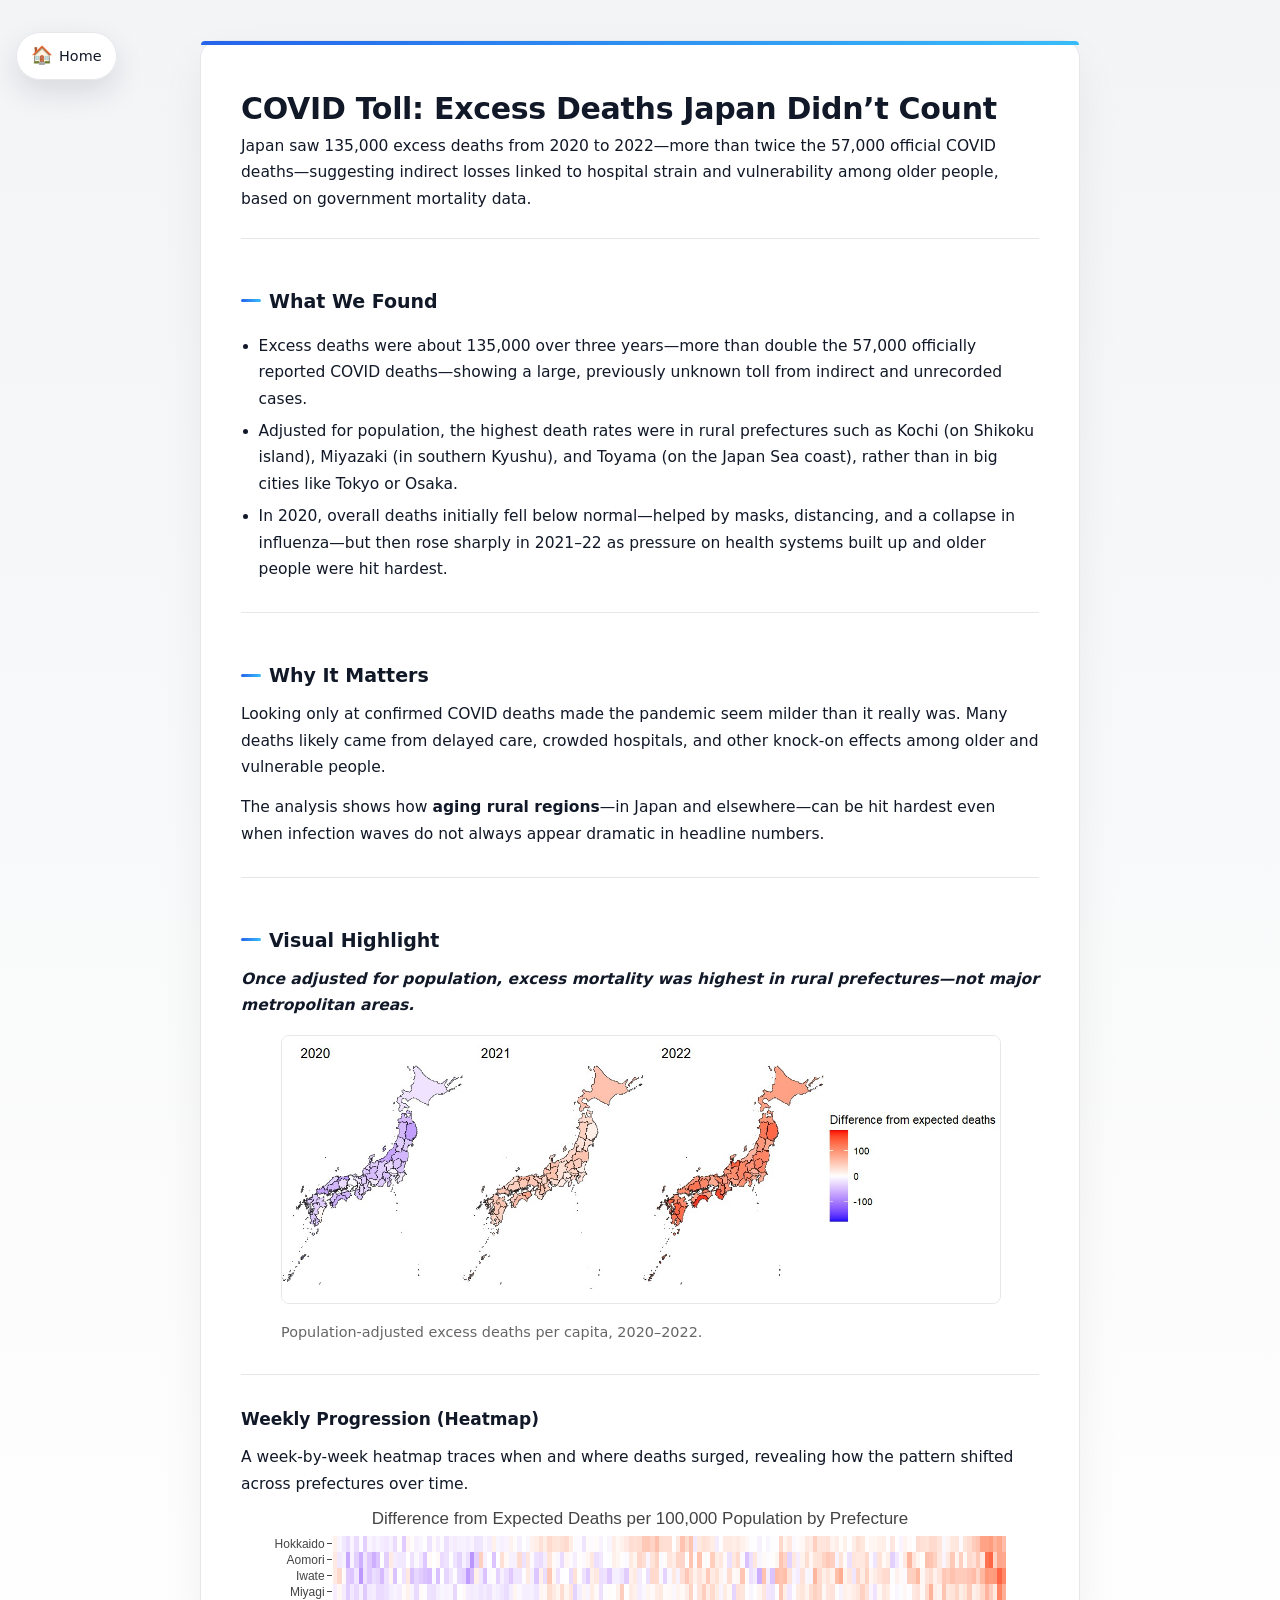
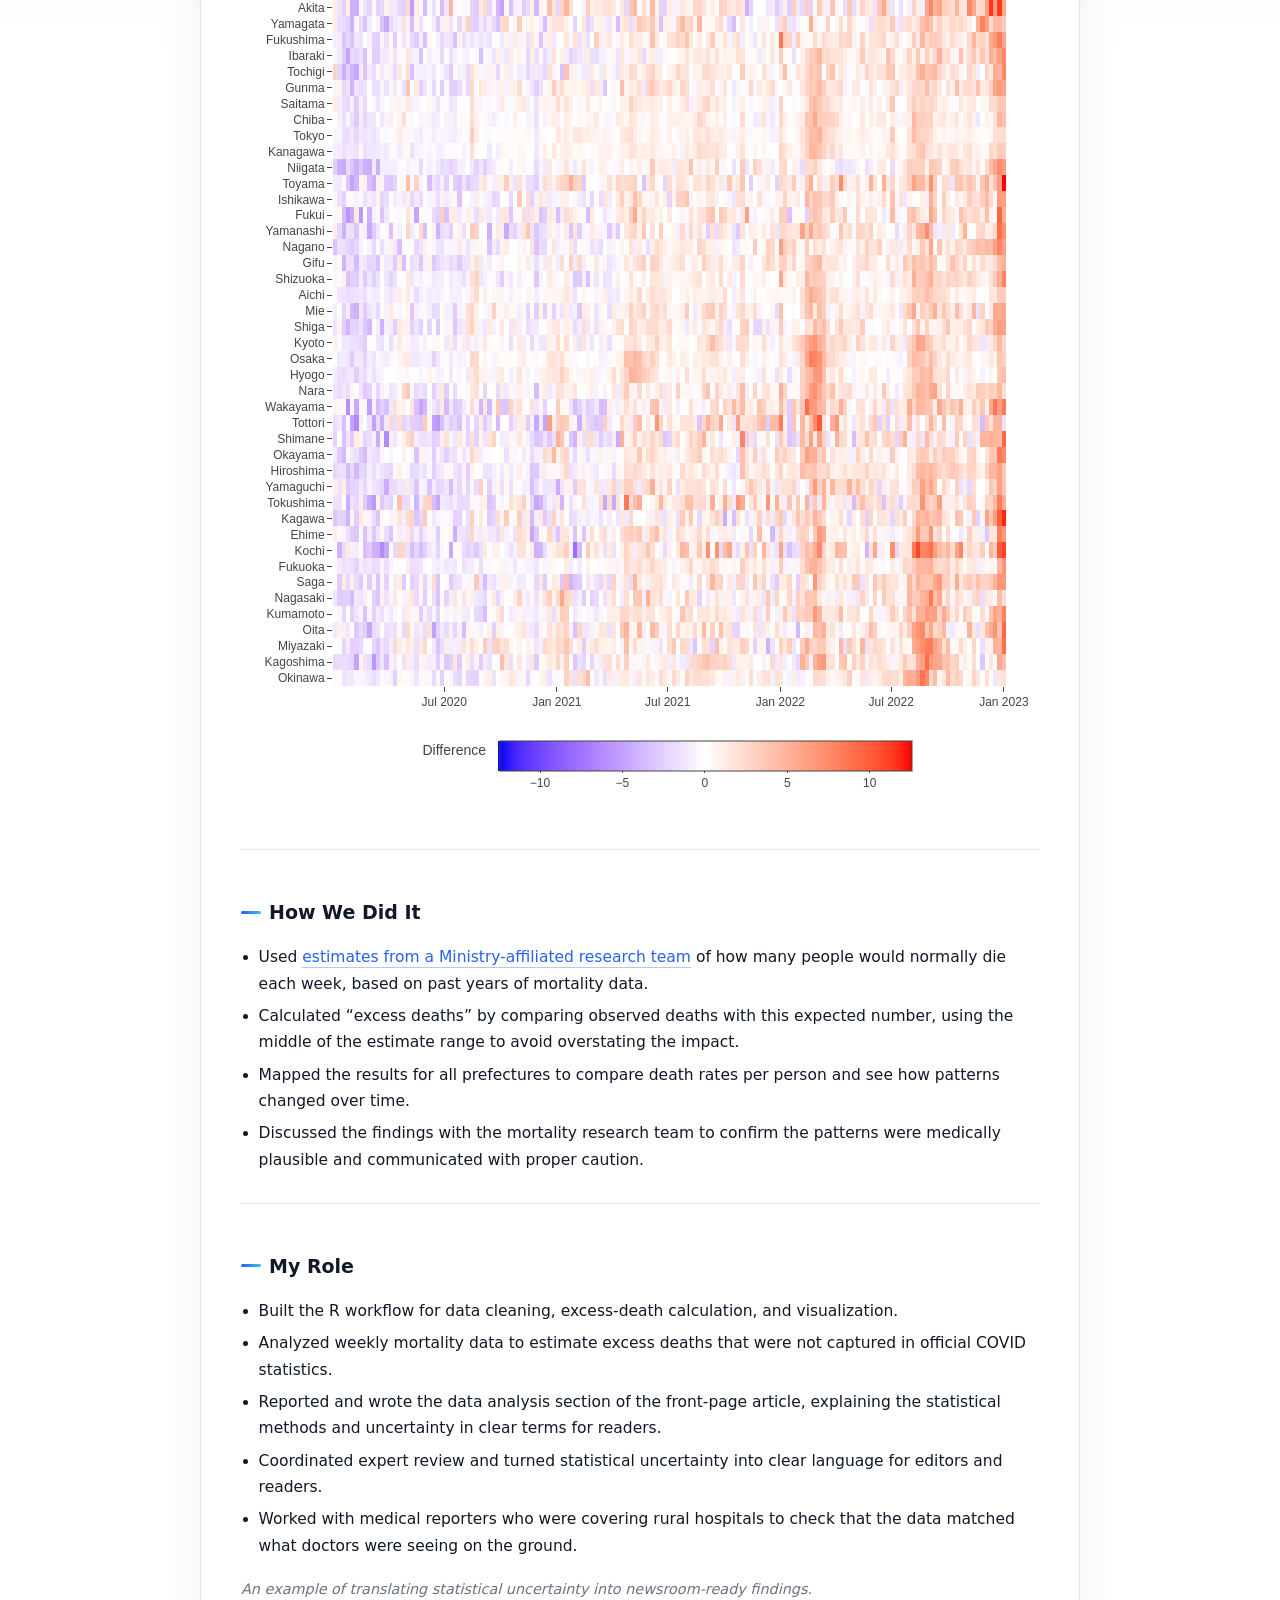
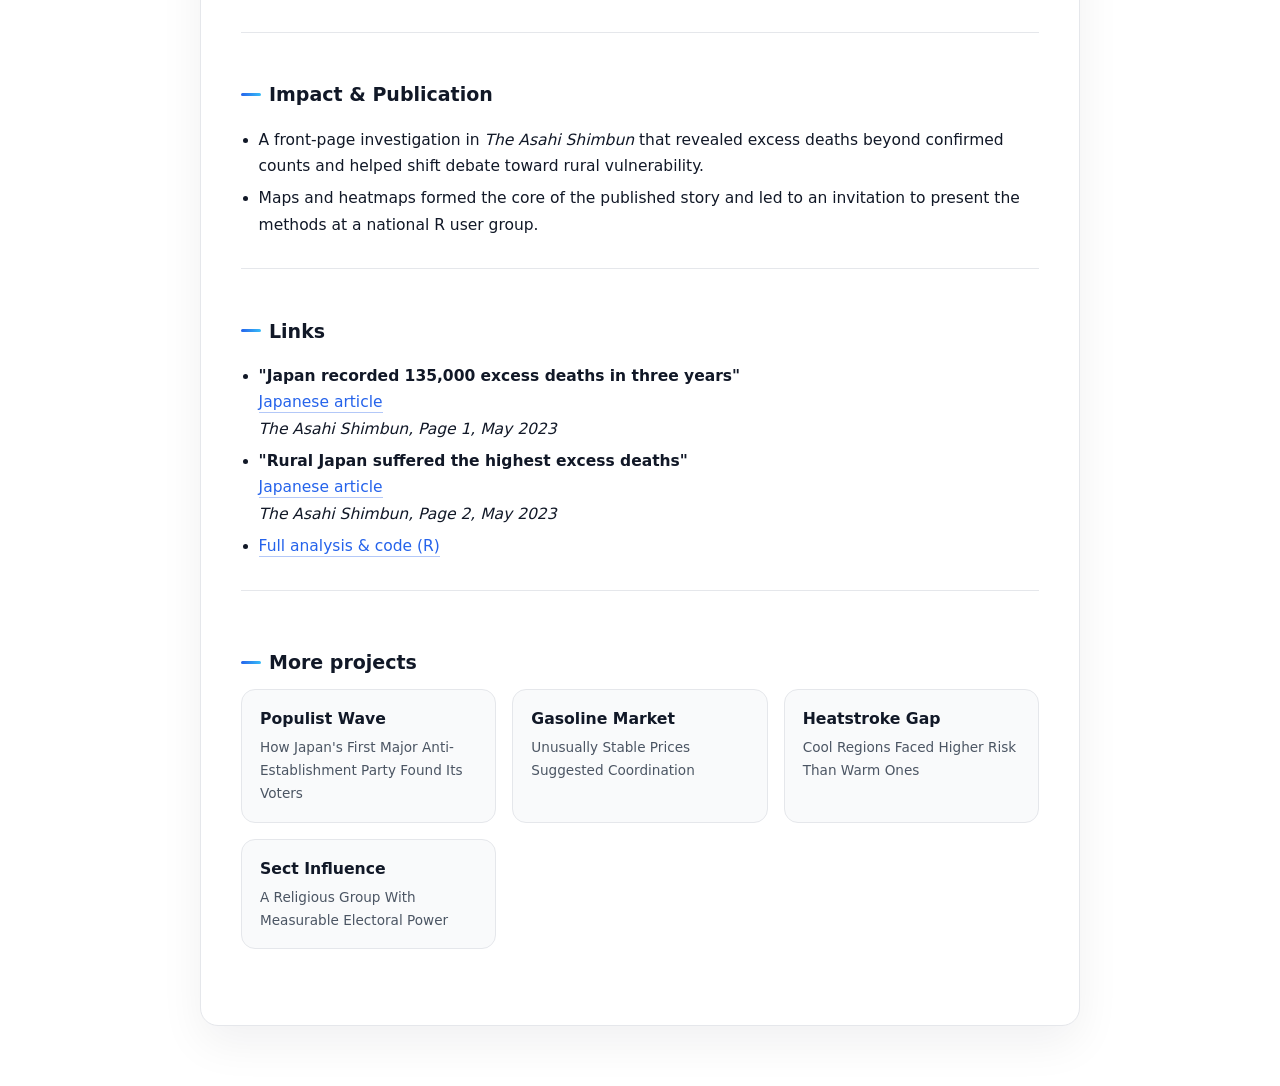
<file: docs/excess_mortality/index.html>
<!DOCTYPE html>
<html lang="en">
<head>
  <meta charset="UTF-8">
  <title>COVID Toll: Excess Deaths Japan Didn’t Count</title>
  <meta name="viewport" content="width=device-width, initial-scale=1">
  <link rel="stylesheet" href="../style.css">
  
  <meta name="description"
    content="Population-adjusted excess mortality analysis reveals that rural prefectures, not major metros, were hit hardest during COVID-19 in Japan.">
  <meta property="og:type" content="article">
  <meta property="og:title" content="Excess Deaths Japan Didn’t Count">
  <meta property="og:description"
    content="Population-adjusted excess mortality analysis reveals that rural prefectures, not major metros, were hit hardest during COVID-19 in Japan.">
  <meta property="og:image"
    content="https://ryomakom-en.github.io/portfolio/excess_mortality/excess_mortality_jpmap.jpg">
  <meta property="og:url"
    content="https://ryomakom-en.github.io/portfolio/excess_mortality/">

  <meta name="twitter:card" content="summary_large_image">
  <meta name="twitter:title" content="Excess Deaths Japan Didn’t Count">
  <meta name="twitter:description"
    content="Population-adjusted excess mortality analysis reveals that rural prefectures, not major metros, were hit hardest during COVID-19 in Japan.">
  <meta name="twitter:image"
    content="https://ryomakom-en.github.io/portfolio/excess_mortality/excess_mortality_jpmap.jpg">

</head>
<body>

<a href="https://ryomakom-en.github.io/about_me/" class="back-home" aria-label="Back to home">
  <span class="back-home__icon">🏠</span>
  <span class="back-home__label">Home</span>
</a>

<div class="page-shell">
<article class="case-card">

<h1>COVID Toll: Excess Deaths Japan Didn’t Count</h1>
<p>
  Japan saw 135,000 excess deaths from 2020 to 2022—more than twice the 57,000 official COVID
  deaths—suggesting indirect losses linked to hospital strain and vulnerability among older people,
  based on government mortality data.
</p>

<hr>

<!-- 2. What We Found -->
<section class="section fade-in">
  <h2 class="section-heading">What We Found</h2>
  <ul>
    <li>Excess deaths were about 135,000 over three years—more than double the 57,000 officially
      reported COVID deaths—showing a large, previously unknown toll from indirect and unrecorded cases.</li>
    <li>Adjusted for population, the highest death rates were in rural prefectures such as Kochi
      (on Shikoku island), Miyazaki (in southern Kyushu), and Toyama (on the Japan Sea coast), rather
      than in big cities like Tokyo or Osaka.</li>
    <li>In 2020, overall deaths initially fell below normal—helped by masks, distancing, and a
      collapse in influenza—but then rose sharply in 2021–22 as pressure on health systems built up
      and older people were hit hardest.</li>
  </ul>
</section>

<hr>

<!-- 3. Why It Matters -->
<section class="section fade-in">
  <h2 class="section-heading">Why It Matters</h2>
  <p>
    Looking only at confirmed COVID deaths made the pandemic seem milder than it really was.
    Many deaths likely came from delayed care, crowded hospitals, and other knock-on effects among older
    and vulnerable people.
  </p>
  <p>
    The analysis shows how <strong>aging rural regions</strong>—in Japan and elsewhere—can be hit
    hardest even when infection waves do not always appear dramatic in headline numbers.
  </p>
</section>

<hr>

<!-- 4. Visual Highlight (Main) -->
  <section class="section fade-in">
    <h2 class="section-heading">Visual Highlight</h2>
    <p>
      <em><strong>
        Once adjusted for population, excess mortality was highest in rural
        prefectures—not major metropolitan areas.
      </strong></em>
    </p>

    <figure class="full-bleed">
      <img src="excess_mortality_jpmap.jpg"
        alt="Map of Japan showing population-adjusted excess deaths by
        prefecture from 2020 to 2022"
        style="max-width:100%; border-radius:8px;">
      <figcaption style="font-size:0.9em; color:#666; margin-top:6px;">
        Population-adjusted excess deaths per capita, 2020–2022.
      </figcaption>
    </figure>
  </section>
  
<hr>

<!-- 4b. Secondary Visual -->
<section class="section fade-in">
  <h3 style="margin-top:0.4rem;">Weekly Progression (Heatmap)</h3>
  <p>
    A week-by-week heatmap traces when and where deaths surged, revealing how the pattern shifted across
    prefectures over time.
  </p>

  <iframe src="exdeath_heatmap.html" width="100%" height="900" style="border:none;" loading="lazy">
    <img src="exdeath_heatmap.png" alt="Excess deaths weekly heatmap" style="max-width:100%;">
  </iframe>

</section>

<hr>
<!-- 5. How we did it -->
<section class="section fade-in">
  <h2 class="section-heading">How We Did It</h2>
  <ul>
    <li>Used
      <a href="https://exdeaths-japan.org/en" target="_blank" rel="noopener noreferrer">
      estimates from a Ministry-affiliated research team</a>
      of how many people would normally die each week, based on past years of mortality data.</li>
    <li>Calculated “excess deaths” by comparing observed deaths with this expected number, using the
      middle of the estimate range to avoid overstating the impact.</li>
    <li>Mapped the results for all prefectures to compare death rates per person and see how patterns
      changed over time.</li>
    <li>Discussed the findings with the mortality research team to confirm the patterns were medically
      plausible and communicated with proper caution.</li>
  </ul>
</section>

<hr>


<!-- 6. My Role -->
<section class="section fade-in">
  <h2 class="section-heading">My Role</h2>
  <ul>
    <li>Built the R workflow for data cleaning, excess-death calculation, and visualization.</li>
    <li>Analyzed weekly mortality data to estimate excess deaths that were not captured in official COVID statistics.</li>
    <li>Reported and wrote the data analysis section of the front-page article, explaining the statistical methods and uncertainty in clear terms for readers.</li>
    <li>Coordinated expert review and turned statistical uncertainty into clear language for editors and readers.</li>
    <li>Worked with medical reporters who were covering rural hospitals to check that the data matched
      what doctors were seeing on the ground.</li>
  </ul>
  <p class="role-note">
    <em>An example of translating statistical uncertainty into newsroom-ready findings.</em>
  </p>
</section>

<hr>

<!-- 7. Impact -->
<section class="section fade-in">
  <h2 class="section-heading">Impact & Publication</h2>
  <ul>
    <li>A front-page investigation in <em>The Asahi Shimbun</em> that revealed excess deaths beyond confirmed counts
      and helped shift debate toward rural vulnerability.</li>
    <li>Maps and heatmaps formed the core of the published story and led to an invitation to present the
      methods at a national R user group.</li>
  </ul>
</section>

<hr>

<!-- 8. Links -->
    <section class="section links-section fade-in">
      <h2 class="section-heading">Links</h2>

      <ul>
        <li>
          <strong>"Japan recorded 135,000 excess deaths in three years"</strong><br>
          <a href="https://digital.asahi.com/articles/ASR5577C0R4MUTFL015.html" target="_blank" rel="noopener noreferrer">Japanese article</a><br>
          <em>The Asahi Shimbun, Page 1, May 2023</em>
        </li>
        <li>
          <strong>"Rural Japan suffered the highest excess deaths"</strong><br>
          <a href="https://digital.asahi.com/articles/ASR5577GCR4PUTFL00C.html" target="_blank" rel="noopener noreferrer">Japanese article</a><br>
          <em>The Asahi Shimbun, Page 2, May 2023</em>
        </li>
        <li>
          <a href="https://ryomakom.github.io/exdeaths/" target="_blank" rel="noopener noreferrer">Full analysis &amp; code (R)</a>
        </li>
      </ul>
    </section>
<hr>

<!-- 9. More -->
    <section class="section more-projects fade-in">
      <h2 class="section-heading">More projects</h2>
      <div class="project-grid">
        <a class="project-card" href="../online_sentiment/">
          <div class="project-card-title">Populist Wave</div>
          <div class="project-card-tagline">How Japan's First Major Anti-Establishment Party Found Its Voters</div>
        </a>
        <a class="project-card" href="../gasoline/">
          <div class="project-card-title">Gasoline Market</div>
          <div class="project-card-tagline">Unusually Stable Prices Suggested Coordination</div>
        </a>
        <a class="project-card" href="../heat_stroke/">
          <div class="project-card-title">Heatstroke Gap</div>
          <div class="project-card-tagline">Cool Regions Faced Higher Risk Than Warm Ones</div>
        </a>
        <a class="project-card" href="../uc_inoue/">
          <div class="project-card-title">Sect Influence</div>
          <div class="project-card-tagline">A Religious Group With Measurable Electoral Power</div>
        </a>
      </div>
    </section>

</article>
</div>
<script>
  document.addEventListener('DOMContentLoaded', () => {
    // 監視機能（Intersection Observer）を作成
    const observer = new IntersectionObserver((entries) => {
      entries.forEach(entry => {
        // 画面に入ったら
        if (entry.isIntersecting) {
          // visibleクラスを追加して表示させる
          entry.target.classList.add('visible');
          // 一度表示したら監視をやめる（負荷軽減）
          observer.unobserve(entry.target);
        }
      });
    });

    // すべての fade-in 要素を監視対象に登録
    document.querySelectorAll('.fade-in').forEach(el => {
      observer.observe(el);
    });
  });
</script>


</body>
</html>
</file>
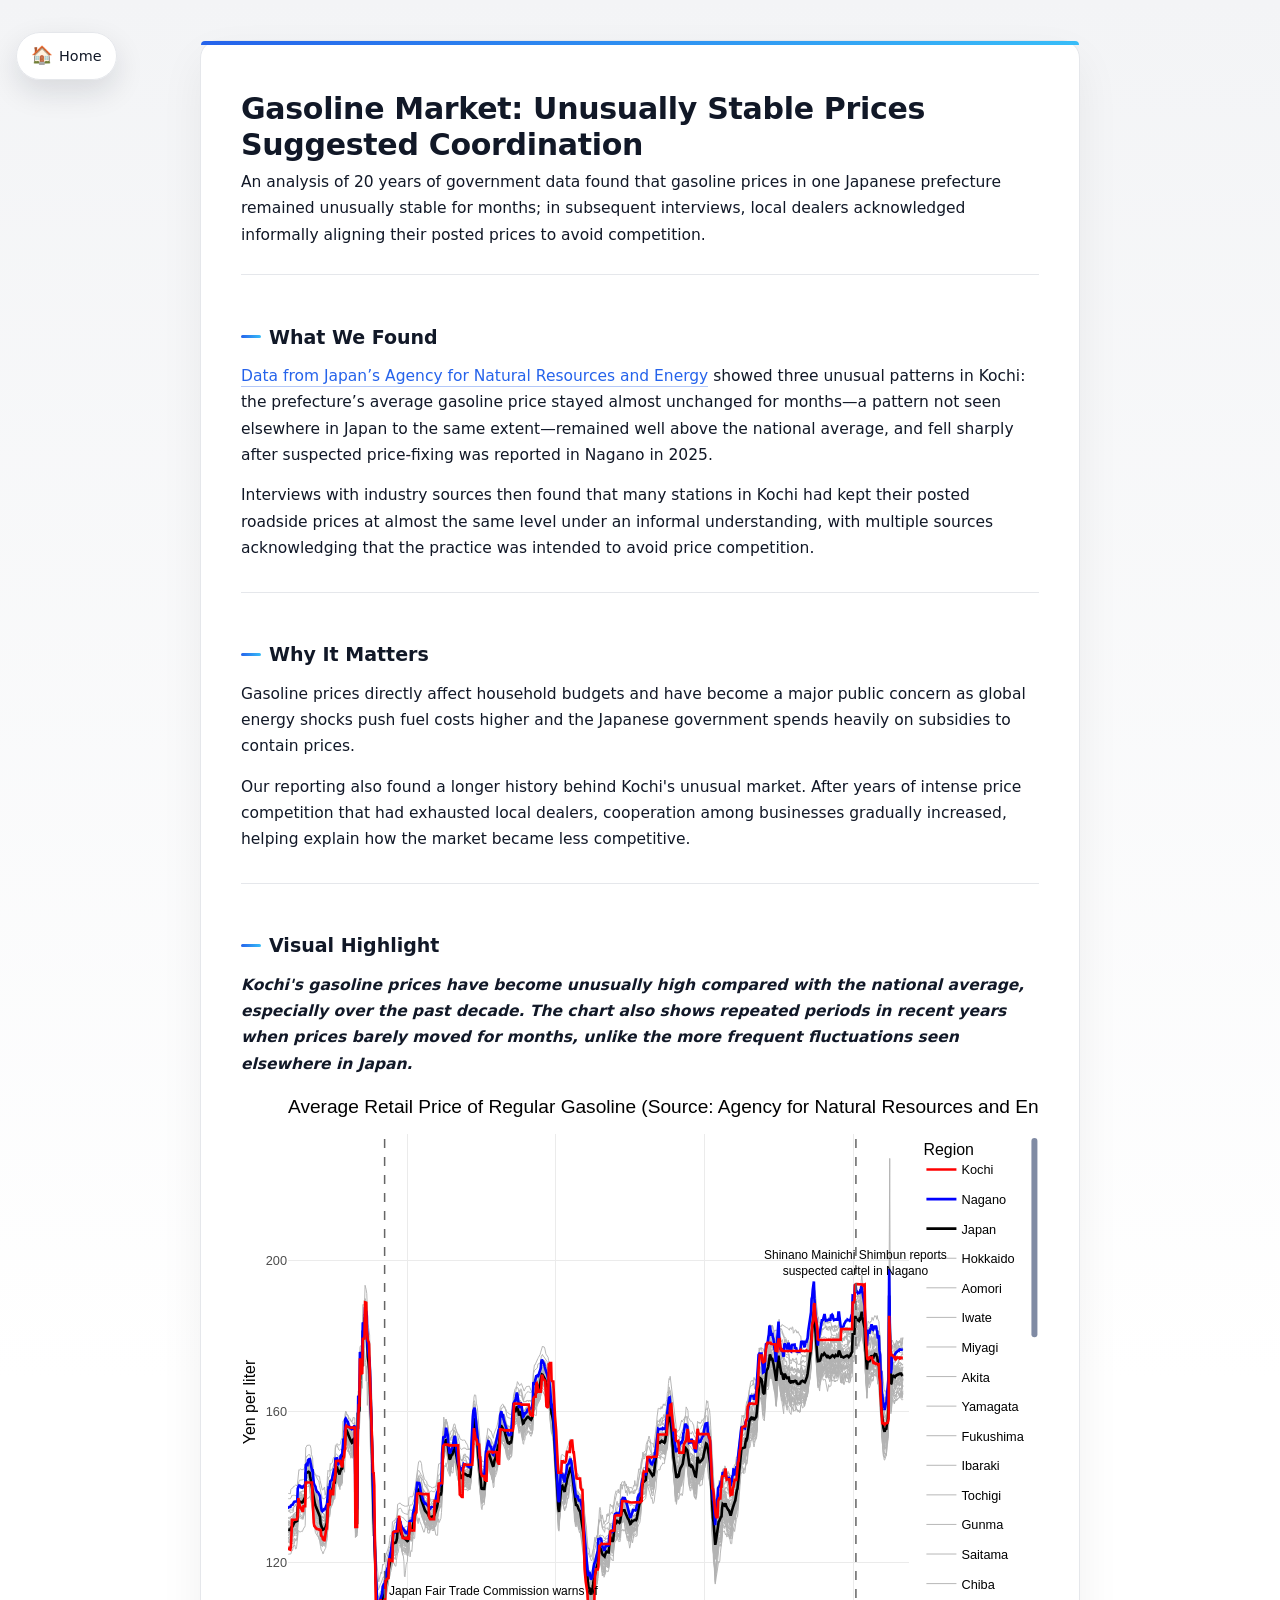
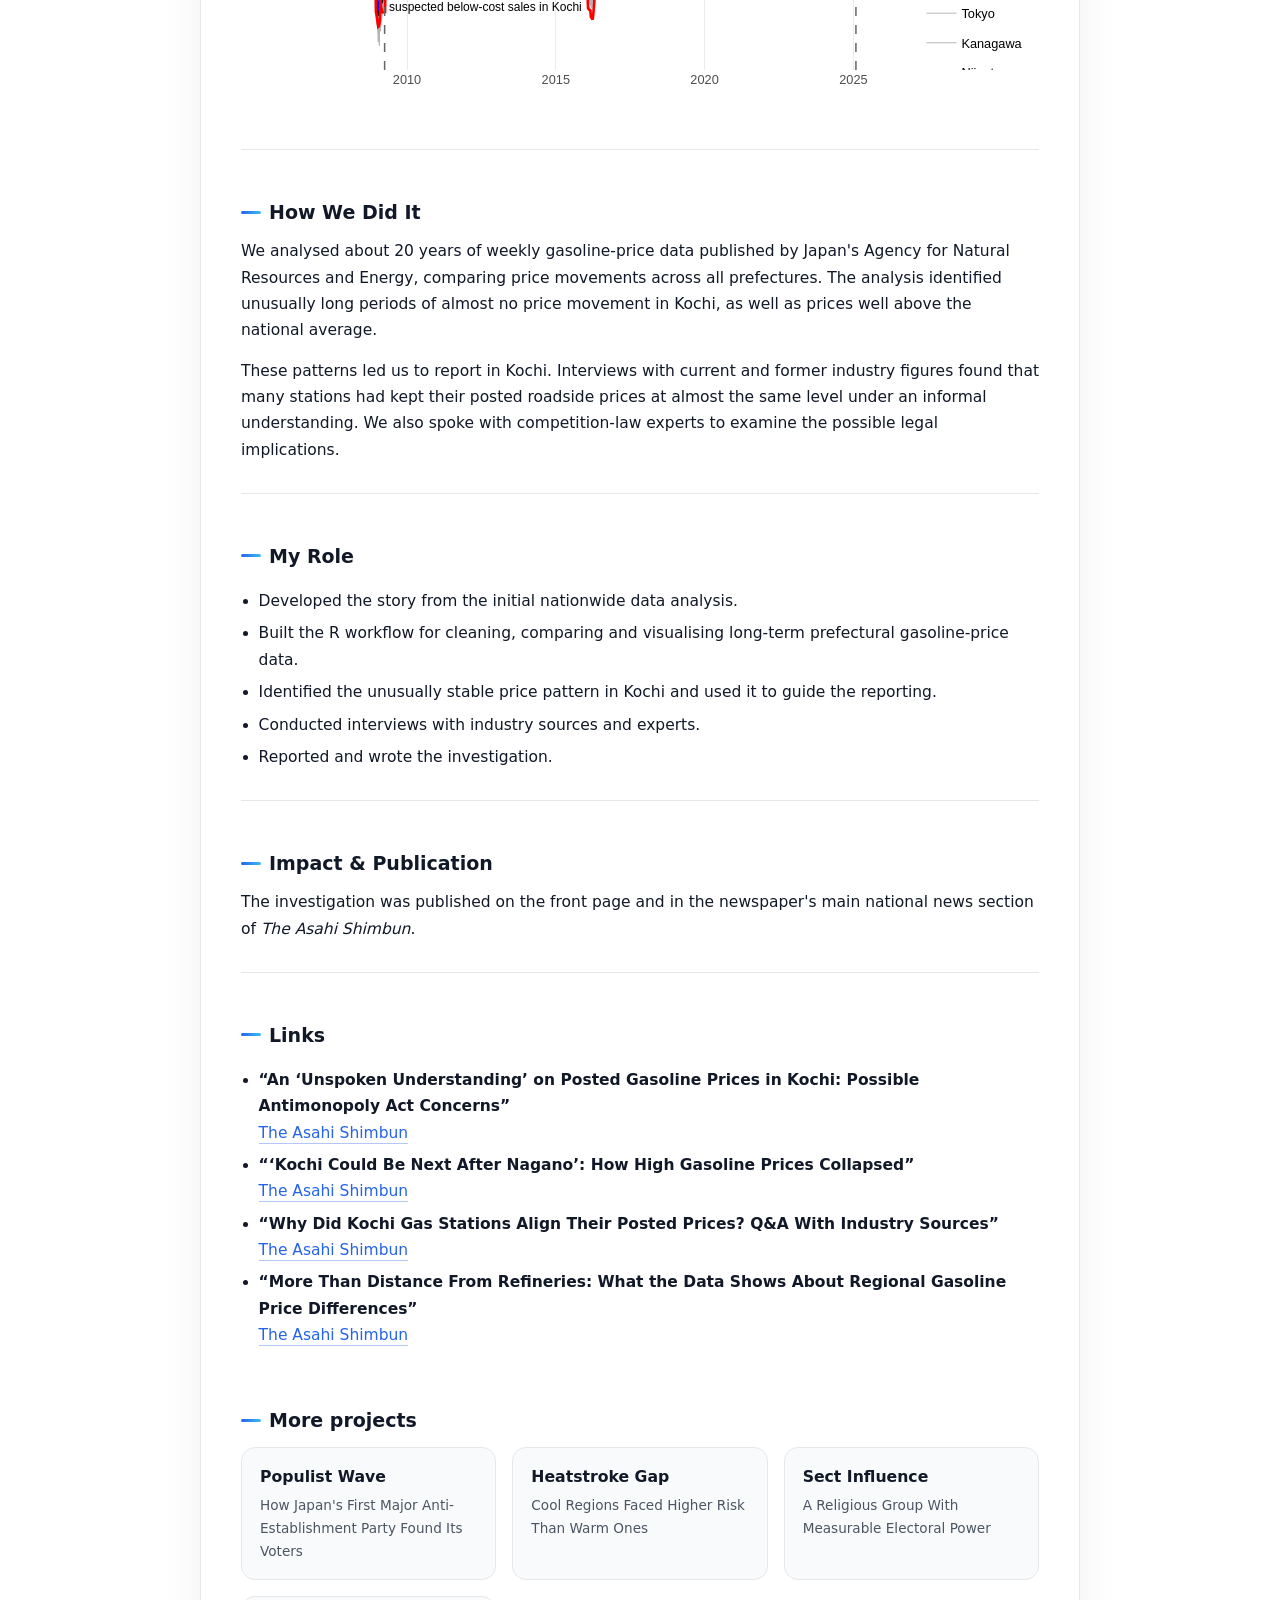
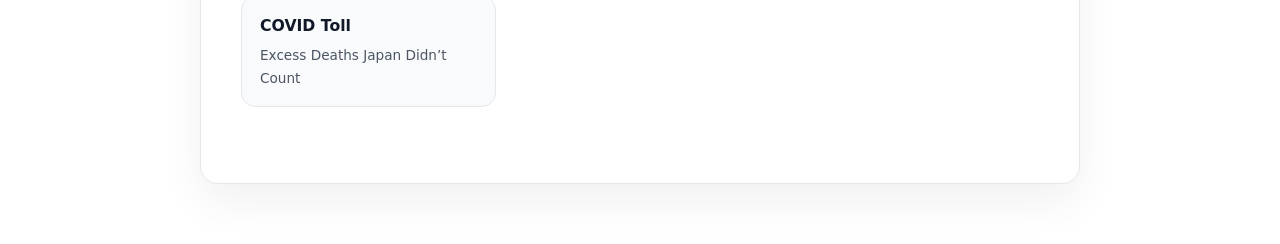
<file: docs/gasoline/index.html>
<!DOCTYPE html>
<html lang="en">
<head>
  <meta charset="UTF-8">
  <title>Gasoline Market: Unusually Stable Prices Suggested Coordination</title>
  <meta name="viewport" content="width=device-width, initial-scale=1">
  <link rel="stylesheet" href="../style.css">
  <meta name="description" content="Twenty years of government data revealed unusually stable gasoline prices in one Japanese prefecture, leading to reporting on possible informal price coordination.">
  <meta property="og:type" content="article">
  <meta property="og:title" content="Gasoline Market: Data Revealed Signs of Possible Price Coordination">
  <meta property="og:description" content="Twenty years of government data revealed unusually stable gasoline prices in one Japanese prefecture, leading to reporting on possible informal price coordination.">
  <meta property="og:url" content="https://ryomakom-en.github.io/portfolio/gasoline_market/">
  <meta name="twitter:card" content="summary">
  <meta name="twitter:title" content="Gasoline Market: Data Revealed Signs of Possible Price Coordination">
  <meta name="twitter:description" content="Twenty years of government data revealed unusually stable gasoline prices in one Japanese prefecture, leading to reporting on possible informal price coordination.">
</head>
<body>

<a href="https://ryomakom-en.github.io/about_me/" class="back-home" aria-label="Back to home">
  <span class="back-home__icon">🏠</span>
  <span class="back-home__label">Home</span>
</a>

<div class="page-shell">
<article class="case-card">

<h1>Gasoline Market: Unusually Stable Prices Suggested Coordination</h1>
<p>
  An analysis of 20 years of government data found that gasoline prices in one
  Japanese prefecture remained unusually stable for months; in subsequent interviews,
  local dealers acknowledged informally aligning their posted prices to avoid competition.
</p>

<hr>

<section class="section fade-in">
  <h2 class="section-heading">What We Found</h2>
  <p>
    <a href="https://www.enecho.meti.go.jp/statistics/petroleum_and_lpgas/pl007/" target="_blank" rel="noopener noreferrer">
      Data from Japan’s Agency for Natural Resources and Energy</a>
    showed three unusual patterns in Kochi: the prefecture’s average gasoline price stayed almost unchanged for months—a pattern
    not seen elsewhere in Japan to the same extent—remained well above the national average, and fell sharply after suspected
    price-fixing was reported in Nagano in 2025.
  </p>
  <p>
    Interviews with industry sources then found that many stations in Kochi had kept their posted roadside prices at almost the
    same level under an informal understanding, with multiple sources acknowledging that the practice was intended to avoid price competition.
  </p>
</section>
<hr>

<section class="section fade-in">
  <h2 class="section-heading">Why It Matters</h2>
  <p>
    Gasoline prices directly affect household budgets and have become a major public concern as global energy shocks
    push fuel costs higher and the Japanese government spends heavily on subsidies to contain prices.
  </p>
  <p>
    Our reporting also found a longer history behind Kochi's unusual market. After years of intense price competition
    that had exhausted local dealers, cooperation among businesses gradually increased, helping explain how the market
    became less competitive.
  </p>
</section>

<hr>

<section class="section fade-in">
  <h2 class="section-heading">Visual Highlight</h2>
  <p><em><strong>Kochi's gasoline prices have become unusually high compared with the national average, especially over the past decade. The chart also shows repeated periods in recent years when prices barely moved for months, unlike the more frequent fluctuations seen elsewhere in Japan.</strong></em></p>

  <iframe
    src="gasoline_price_chart_en.html"
    title="Interactive chart: average retail gasoline prices in Japan, highlighting Kochi, Nagano and the national average"
    width="100%"
    height="620"
    style="border:none;"
    loading="lazy">
  </iframe>
</section>

<hr>

<section class="section fade-in">
  <h2 class="section-heading">How We Did It</h2>
  <p>
    We analysed about 20 years of weekly gasoline-price data published by Japan's Agency for Natural Resources and Energy,
    comparing price movements across all prefectures. The analysis identified unusually long periods of almost no price
    movement in Kochi, as well as prices well above the national average.
  </p>
  <p>
    These patterns led us to report in Kochi. Interviews with current and former industry figures found that many stations
    had kept their posted roadside prices at almost the same level under an informal understanding. We also spoke with
    competition-law experts to examine the possible legal implications.
  </p>
</section>

<hr>

<section class="section fade-in">
  <h2 class="section-heading">My Role</h2>
  <ul>
    <li>Developed the story from the initial nationwide data analysis.</li>
    <li>Built the R workflow for cleaning, comparing and visualising long-term prefectural gasoline-price data.</li>
    <li>Identified the unusually stable price pattern in Kochi and used it to guide the reporting.</li>
    <li>Conducted interviews with industry sources and experts.</li>
    <li>Reported and wrote the investigation.</li>
  </ul>
</section>

<hr>

<section class="section fade-in">
  <h2 class="section-heading">Impact &amp; Publication</h2>
  <p>
    The investigation was published on the front page and in the newspaper's main national news section of <em>The Asahi Shimbun</em>.
  </p>
</section>

<hr>

<section class="section links-section fade-in">
  <h2 class="section-heading">Links</h2>
  <ul>
    <li>
      <strong>“An ‘Unspoken Understanding’ on Posted Gasoline Prices in Kochi: Possible Antimonopoly Act Concerns”</strong><br>
      <a href="https://digital.asahi.com/articles/ASV96419SV96ULLI013M.html" target="_blank" rel="noopener noreferrer">The Asahi Shimbun</a>
    </li>
    <li>
      <strong>“‘Kochi Could Be Next After Nagano’: How High Gasoline Prices Collapsed”</strong><br>
      <a href="https://digital.asahi.com/articles/ASV9642ZMV96ULLI00NM.html" target="_blank" rel="noopener noreferrer">The Asahi Shimbun</a>
    </li>
    <li>
      <strong>“Why Did Kochi Gas Stations Align Their Posted Prices? Q&amp;A With Industry Sources”</strong><br>
      <a href="https://digital.asahi.com/articles/ASV963TC9V96ULLI00MM.html" target="_blank" rel="noopener noreferrer">The Asahi Shimbun</a>
    </li>
    <li>
      <strong>“More Than Distance From Refineries: What the Data Shows About Regional Gasoline Price Differences”</strong><br>
      <a href="https://digital.asahi.com/articles/ASV963VHRV96ULLI010M.html" target="_blank" rel="noopener noreferrer">The Asahi Shimbun</a>
    </li>
  </ul>
</section>

<!-- 9. More -->
    <section class="section more-projects fade-in">
      <h2 class="section-heading">More projects</h2>
      <div class="project-grid">
        <a class="project-card" href="../online_sentiment/">
          <div class="project-card-title">Populist Wave</div>
          <div class="project-card-tagline">How Japan's First Major Anti-Establishment Party Found Its Voters</div>
        </a>
        <a class="project-card" href="../heat_stroke/">
          <div class="project-card-title">Heatstroke Gap</div>
          <div class="project-card-tagline">Cool Regions Faced Higher Risk Than Warm Ones</div>
        </a>
        <a class="project-card" href="../uc_inoue/">
          <div class="project-card-title">Sect Influence</div>
          <div class="project-card-tagline">A Religious Group With Measurable Electoral Power</div>
        </a>
        <a class="project-card" href="../excess_mortality/">
          <div class="project-card-title">COVID Toll</div>
          <div class="project-card-tagline">Excess Deaths Japan Didn’t Count</div>
        </a>
      </div>
    </section>


</article>
</div>

<script>
  document.addEventListener('DOMContentLoaded', () => {
    const observer = new IntersectionObserver((entries) => {
      entries.forEach(entry => {
        if (entry.isIntersecting) {
          entry.target.classList.add('visible');
          observer.unobserve(entry.target);
        }
      });
    });
    document.querySelectorAll('.fade-in').forEach(el => observer.observe(el));
  });
</script>

</body>
</html>
</file>
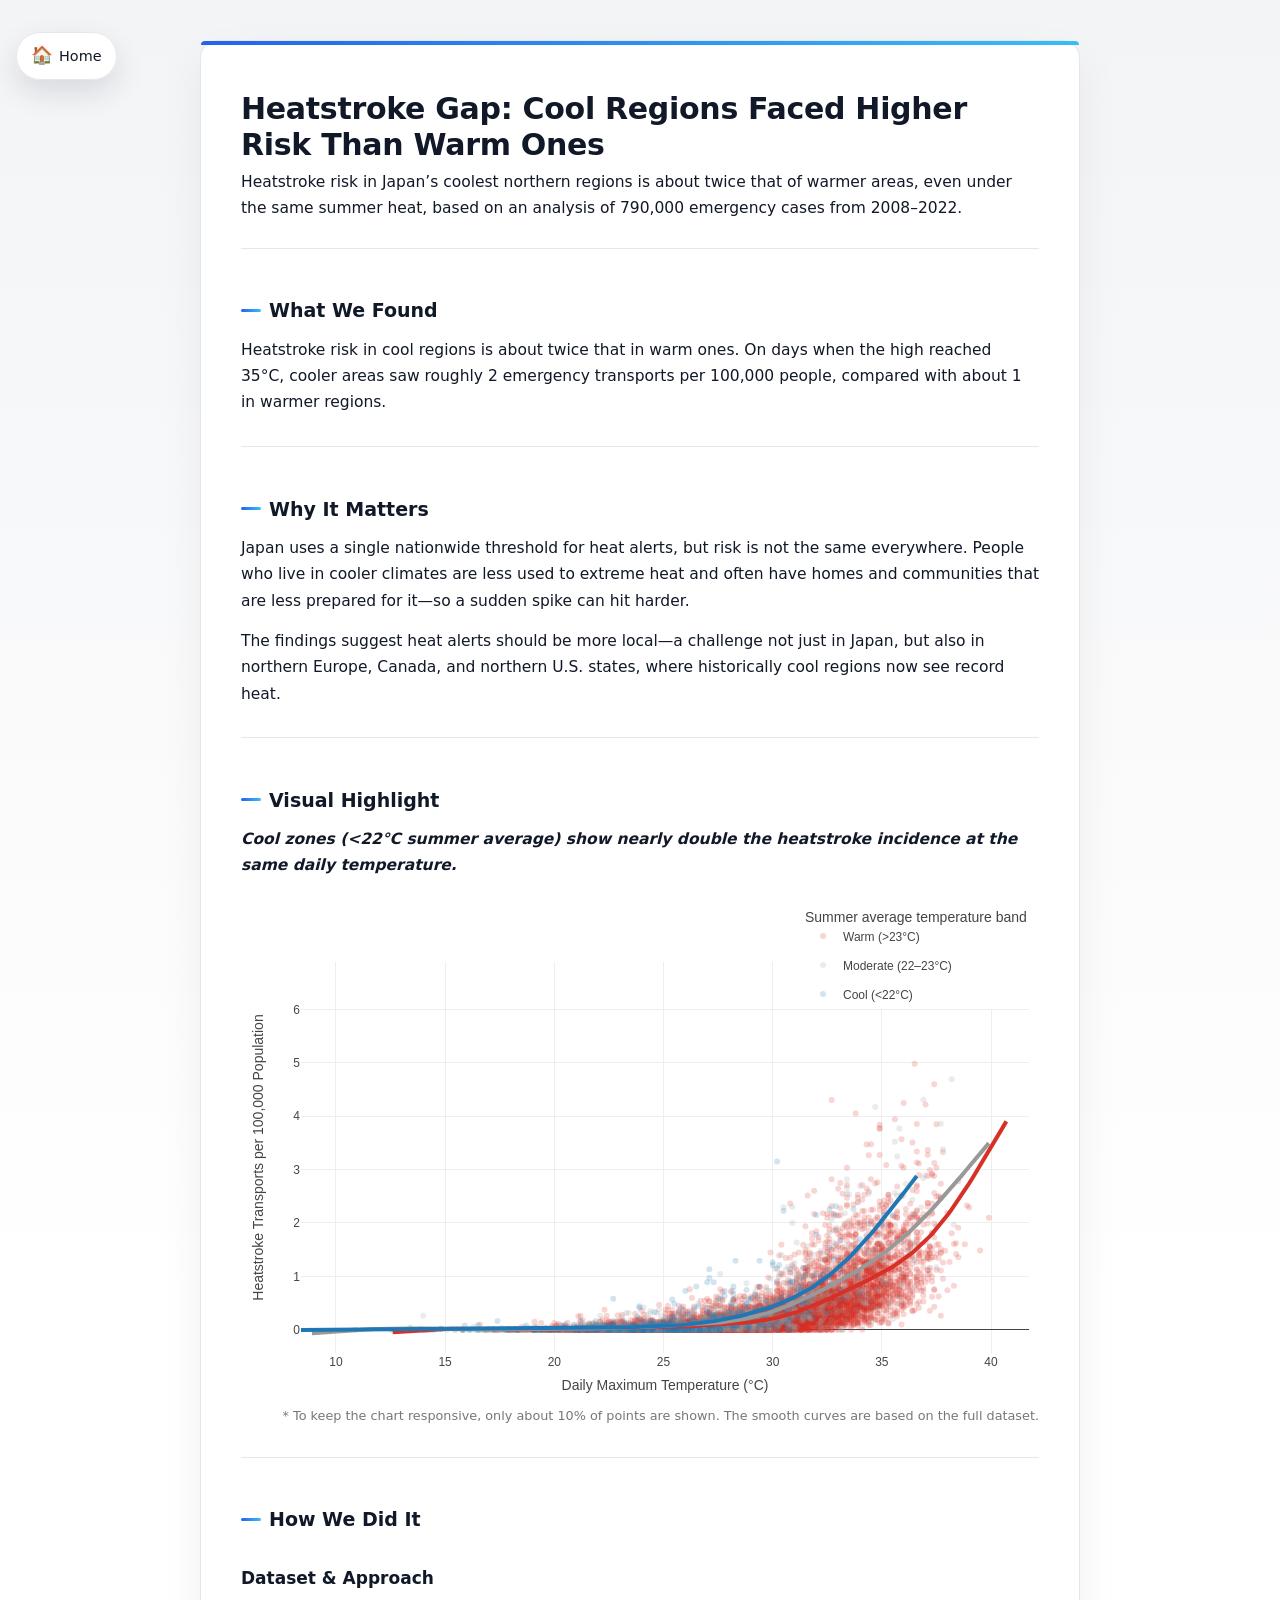
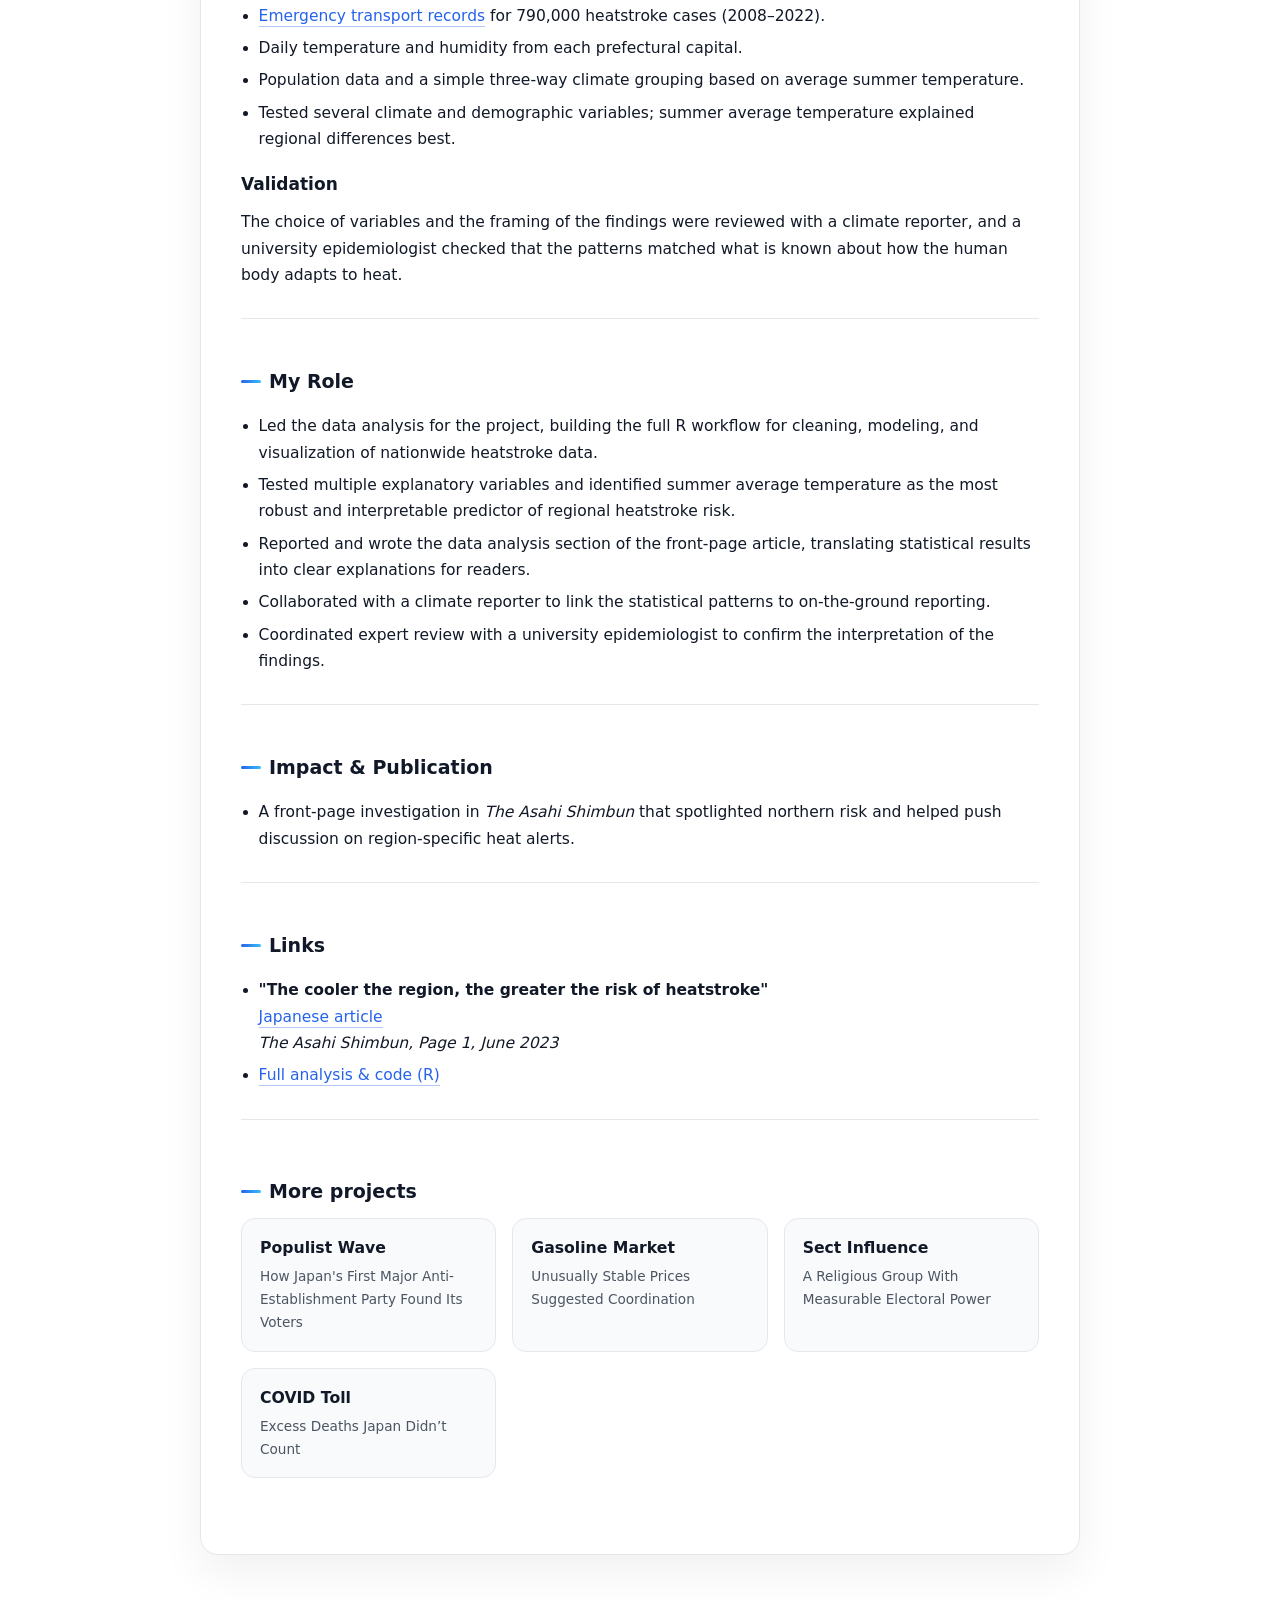
<file: docs/heat_stroke/index.html>
<!DOCTYPE html>
<html lang="en">
<head>
  <meta charset="UTF-8">
  <title>Heatstroke Gap: Cool Regions Faced Higher Risk Than Warm Ones</title>
  <meta name="viewport" content="width=device-width, initial-scale=1">
  <link rel="stylesheet" href="../style.css">

  <meta name="description" content="Cooler regions show nearly double the heatstroke incidence at the same temperature.">
  
  <meta property="og:type" content="article">
  <meta property="og:title" content="Cool Regions Faced Higher Risk Than Warm Ones">
  <meta property="og:description" content="Cooler regions show nearly double the heatstroke incidence at the same temperature.">
  <meta property="og:image" content="https://ryomakom-en.github.io/portfolio/heat_stroke/hs_risk_chart.png">
  <meta property="og:url" content="https://ryomakom-en.github.io/portfolio/heat_stroke/">
  <meta name="twitter:card" content="summary_large_image">
  <meta name="twitter:title" content="Cool Regions Faced Higher Risk Than Warm Ones">
  <meta name="twitter:description" content="Cooler regions show nearly double the heatstroke incidence at the same temperature.">
  <meta name="twitter:image" content="https://ryomakom-en.github.io/portfolio/heat_stroke/hs_risk_chart.png">

</head>
<body>

<a href="https://ryomakom-en.github.io/about_me/" class="back-home" aria-label="Back to home">
  <span class="back-home__icon">🏠</span>
  <span class="back-home__label">Home</span>
</a>

<div class="page-shell">
<article class="case-card">

<h1>Heatstroke Gap: Cool Regions Faced Higher Risk Than Warm Ones</h1>
  <p>
    Heatstroke risk in Japan’s coolest northern regions is about twice that of warmer areas,
    even under the same summer heat, based on an analysis of 790,000 emergency cases
    from 2008–2022.
  </p>

<hr>

<!-- 2. What we found -->
<section class="section fade-in">
  <h2 class="section-heading">What We Found</h2>
  <p>
    Heatstroke risk in cool regions is about twice that in warm ones. On days when the high reached
    35°C, cooler areas saw roughly 2 emergency transports per 100,000 people, compared with about
    1 in warmer regions.
  </p>
</section>

<hr>

<!-- 3. Why it matters -->
<section class="section fade-in">
  <h2 class="section-heading">Why It Matters</h2>
  <p>
    Japan uses a single nationwide threshold for heat alerts, but risk is not the same everywhere.
    People who live in cooler climates are less used to extreme heat and often have homes and communities
    that are less prepared for it—so a sudden spike can hit harder.
  </p>
  <p>
    The findings suggest heat alerts should be more local—a challenge not just in Japan, but also
    in northern Europe, Canada, and northern U.S. states, where historically cool regions now see record heat.
  </p>
</section>

<hr>

<!-- 4. Visual highlight -->
<section class="section fade-in">
  <h2 class="section-heading">Visual Highlight</h2>
  <p><em><strong>Cool zones (&lt;22°C summer average) show nearly double the heatstroke incidence at the same daily temperature.</strong></em></p>

  <iframe
    src="hs_risk_chart.html"
    title="Interactive chart: heatstroke incidence by daily temperature and region"
    width="100%"
    height="500"
    style="border:none;"
    loading="lazy">
  </iframe>

  <noscript>
    <p>
      <img src="hs_risk_chart.png"
           alt="Heatstroke risk by temperature and region"
           style="max-width:100%; height:auto;">
    </p>
  </noscript>

  <div style="text-align:right; font-size:0.8em; color:#777; margin-top:4px;">
    * To keep the chart responsive, only about 10% of points are shown. The smooth curves are based on the full dataset.
  </div>
</section>


<hr>

<!-- 5. How we did it -->
<section class="section fade-in">
  <h2 class="section-heading">How We Did It</h2>

  <h3>Dataset &amp; Approach</h3>
  <ul>
    <li>
      <a href="https://www.fdma.go.jp/disaster/heatstroke/post4.html" target="_blank" rel="noopener noreferrer">
      Emergency transport records</a>
      for 790,000 heatstroke cases (2008–2022).</li>
    <li>Daily temperature and humidity from each prefectural capital.</li>
    <li>Population data and a simple three-way climate grouping based on average summer temperature.</li>
    <li>Tested several climate and demographic variables; summer average temperature explained regional
      differences best.</li>
  </ul>

  <h3>Validation</h3>
  <p>
    The choice of variables and the framing of the findings were reviewed with a climate reporter, and
    a university epidemiologist checked that the patterns matched what is known about how the human body
    adapts to heat.
  </p>
</section>

<hr>

<!-- 6. My role -->
<section class="section fade-in">
  <h2 class="section-heading">My Role</h2>
  <ul>
    <li>Led the data analysis for the project, building the full R workflow for cleaning, modeling, and visualization of nationwide heatstroke data.</li>
    <li>Tested multiple explanatory variables and identified summer average temperature as the most robust and interpretable predictor of regional heatstroke risk.</li>
    <li>Reported and wrote the data analysis section of the front-page article, translating statistical results into clear explanations for readers.</li>
    <li>Collaborated with a climate reporter to link the statistical patterns to on-the-ground reporting.</li>
    <li>Coordinated expert review with a university epidemiologist to confirm the interpretation of the findings.</li>
  </ul>
</section>

<hr>

<!-- 7. Impact -->
<section class="section fade-in">
  <h2 class="section-heading">Impact &amp; Publication</h2>
  <ul>
    <li>A front-page investigation in <em>The Asahi Shimbun</em> that spotlighted northern risk and
      helped push discussion on region-specific heat alerts.</li>
  </ul>
</section>

<hr>

<!-- 8. Links -->
    <section class="section links-section fade-in">
      <h2 class="section-heading">Links</h2>

      <ul>
        <li>
          <strong>"The cooler the region, the greater the risk of heatstroke"</strong><br>
          <a href="https://digital.asahi.com/articles/ASR6V5TRJR6FULBH00D.html" target="_blank" rel="noopener noreferrer">Japanese article</a><br>
          <em>The Asahi Shimbun, Page 1, June 2023</em>
        </li>
        <li>
          <a href="https://ryomakom.github.io/heat_stroke/" target="_blank" rel="noopener noreferrer">Full analysis &amp; code (R)</a>
        </li>
      </ul>
    </section>
<hr>

<!-- 9. More -->
    <section class="section more-projects fade-in">
      <h2 class="section-heading">More projects</h2>
      <div class="project-grid">
        <a class="project-card" href="../online_sentiment/">
          <div class="project-card-title">Populist Wave</div>
          <div class="project-card-tagline">How Japan's First Major Anti-Establishment Party Found Its Voters</div>
        </a>
        <a class="project-card" href="../gasoline/">
          <div class="project-card-title">Gasoline Market</div>
          <div class="project-card-tagline">Unusually Stable Prices Suggested Coordination</div>
        </a>
        <a class="project-card" href="../uc_inoue/">
          <div class="project-card-title">Sect Influence</div>
          <div class="project-card-tagline">A Religious Group With Measurable Electoral Power</div>
        </a>
        <a class="project-card" href="../excess_mortality/">
          <div class="project-card-title">COVID Toll</div>
          <div class="project-card-tagline">Excess Deaths Japan Didn’t Count </div>
        </a>
      </div>
    </section>


</article>
</div>

<script>
  document.addEventListener('DOMContentLoaded', () => {
    const observer = new IntersectionObserver((entries) => {
      entries.forEach(entry => {
        if (entry.isIntersecting) {
          entry.target.classList.add('visible');
          observer.unobserve(entry.target);
        }
      });
    });
    document.querySelectorAll('.fade-in').forEach(el => observer.observe(el));
  });
</script>

</body>
</html>


</article>
</div>
<script>
  document.addEventListener('DOMContentLoaded', () => {
    // 監視機能（Intersection Observer）を作成
    const observer = new IntersectionObserver((entries) => {
      entries.forEach(entry => {
        // 画面に入ったら
        if (entry.isIntersecting) {
          // visibleクラスを追加して表示させる
          entry.target.classList.add('visible');
          // 一度表示したら監視をやめる（負荷軽減）
          observer.unobserve(entry.target);
        }
      });
    });

    // すべての fade-in 要素を監視対象に登録
    document.querySelectorAll('.fade-in').forEach(el => {
      observer.observe(el);
    });
  });
</script>

</body>
</html>
</file>
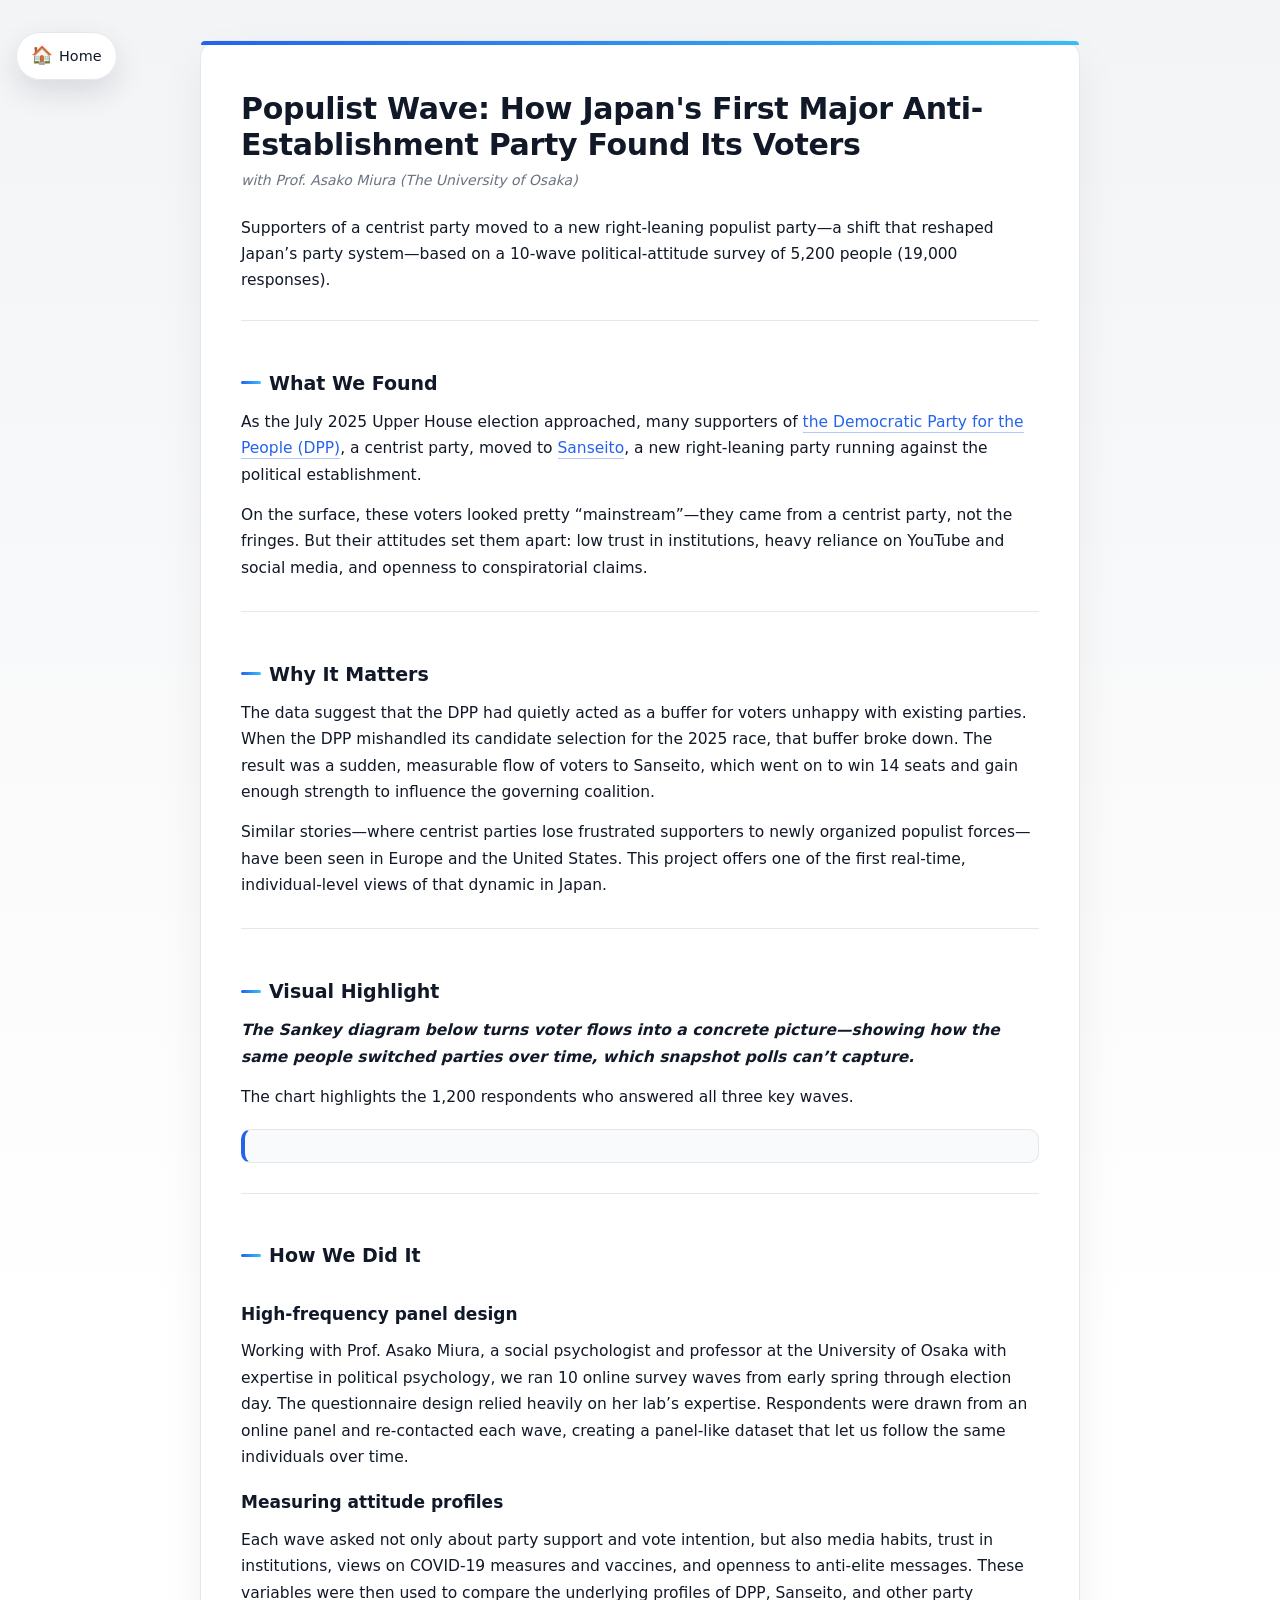
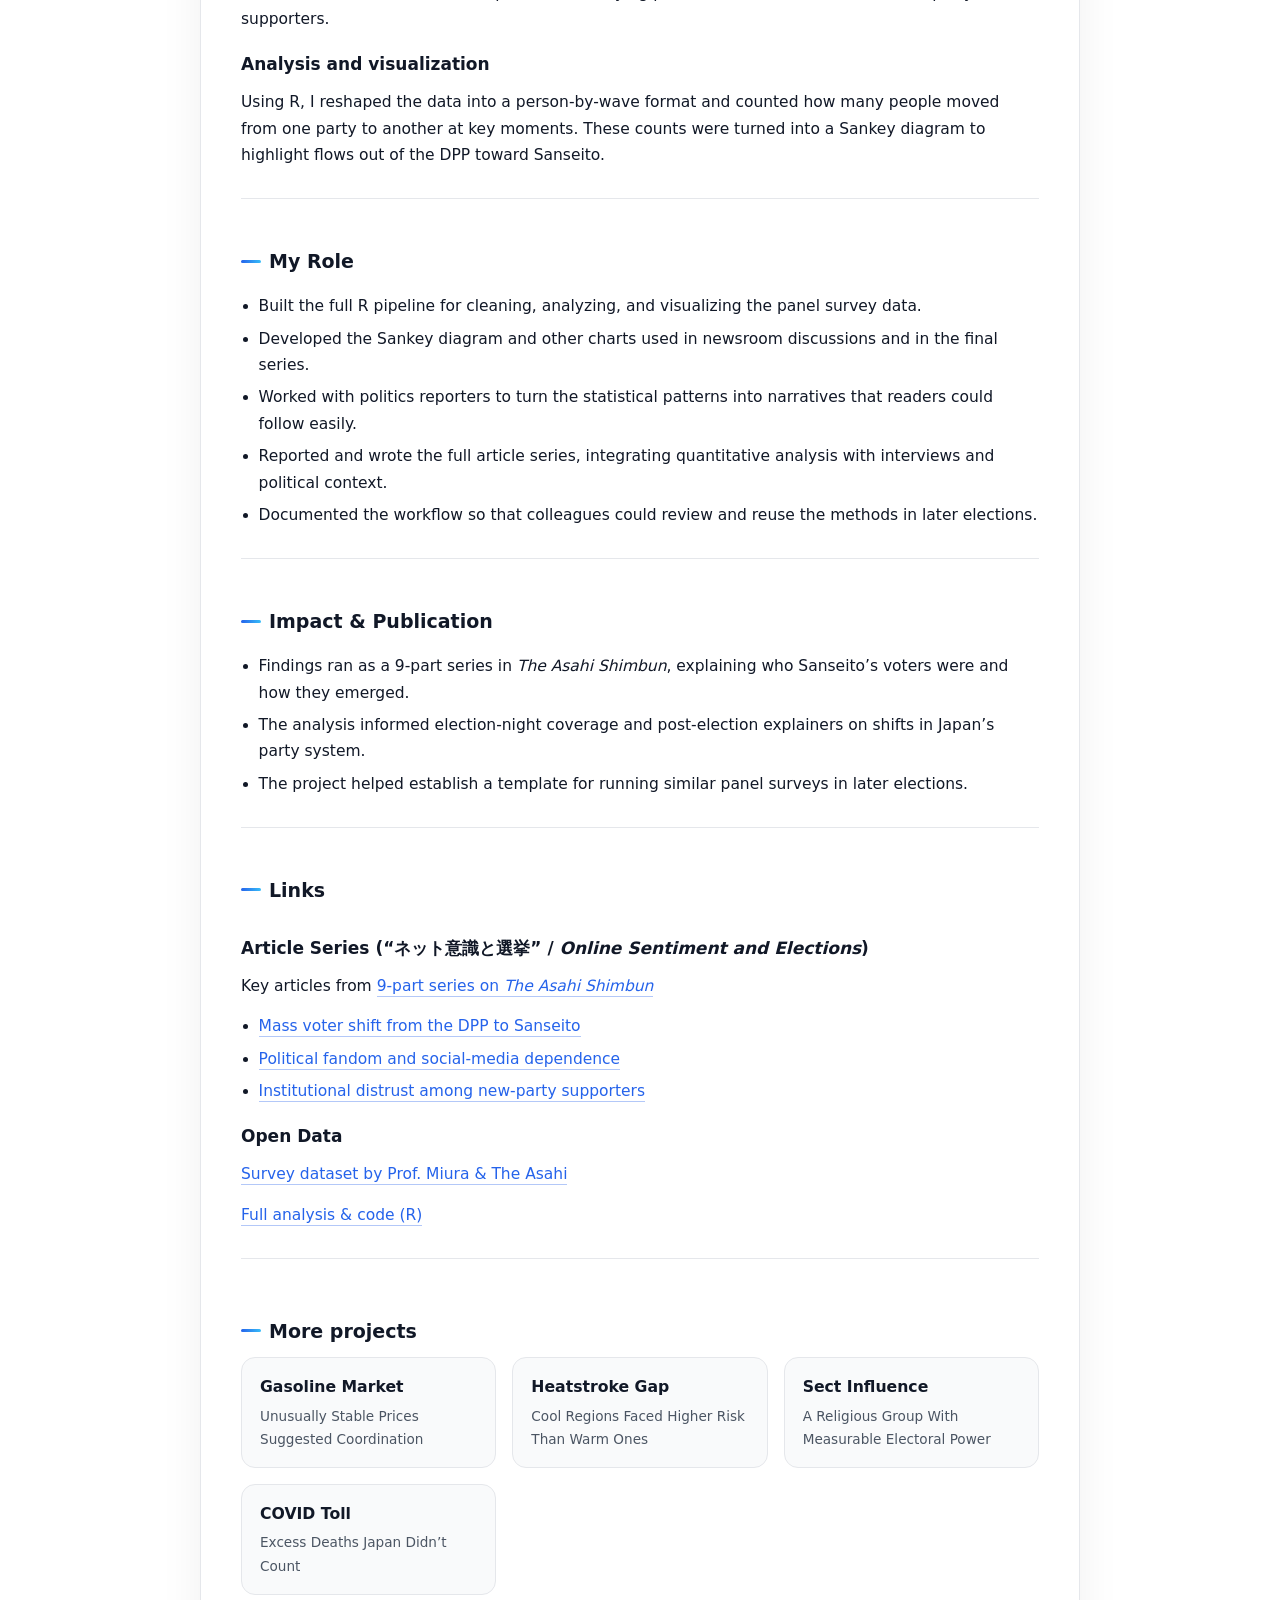
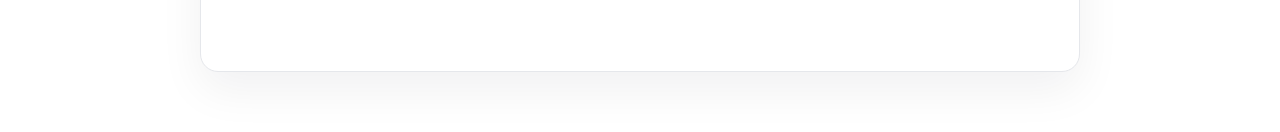
<file: docs/online_sentiment/index.html>
<!DOCTYPE html>
<html lang="en">
<head>
  <meta charset="UTF-8">
  <title>Populist Wave: How Japan's First Major Anti-Establishment Party Found Its Voters</title>
  <meta name="viewport" content="width=device-width, initial-scale=1">
  <link rel="stylesheet" href="../style.css">

  <meta name="description" content="A multi-wave survey reveals how the same voters shifted party support over time, reshaping Japan’s party system.">
  <meta property="og:type" content="article">
  <meta property="og:title" content="How Japan's First Major Anti-Establishment Party Found Its Voter">
  <meta property="og:description" content="A multi-wave survey reveals how the same voters shifted party support over time, reshaping Japan’s party system.">
  <meta property="og:image" content="https://ryomakom-en.github.io/portfolio/online_sentiment/Shift_in_Preferred_Political_Parties.jpg">
  <meta property="og:url" content="https://ryomakom-en.github.io/portfolio/online_sentiment/">
  <meta name="twitter:card" content="summary_large_image">
  <meta name="twitter:title" content="How Japan's First Major Anti-Establishment Party Found Its Voter">
  <meta name="twitter:description" content="A multi-wave survey reveals how the same voters shifted party support over time, reshaping Japan’s party system.">
  <meta name="twitter:image" content="https://ryomakom-en.github.io/portfolio/online_sentiment/Shift_in_Preferred_Political_Parties.jpg">

</head>
<body>

<a href="https://ryomakom-en.github.io/about_me/" class="back-home" aria-label="Back to home">
  <span class="back-home__icon">🏠</span>
  <span class="back-home__label">Home</span>
</a>

<div class="page-shell">
  <article class="case-card">

    <h1>Populist Wave: How Japan's First Major Anti-Establishment Party Found Its Voters</h1>
    <div class="subtitle"><em>with Prof. Asako Miura (The University of Osaka)</em></div>

    <p>
      Supporters of a centrist party moved to a new right-leaning populist party—a shift that reshaped
      Japan’s party system—based on a 10-wave political-attitude survey of 5,200 people
      (19,000 responses).
    </p>

    <hr>

    <!-- 2. What we found -->
    <section class="section fade-in">
      <h2 class="section-heading">What We Found</h2>
      <p>
        As the July 2025 Upper House election approached, many supporters of
        <a href="https://new-kokumin.jp/" target="_blank" rel="noopener noreferrer">
        the Democratic Party for the People (DPP)</a>,
        a centrist party, moved to
        <a href="https://sanseito.jp/" target="_blank" rel="noopener noreferrer">
        Sanseito</a>,
        a new right-leaning party running against the political establishment.
      </p>

      <p>
        On the surface, these voters looked pretty “mainstream”—they came from a centrist party,
        not the fringes. But their attitudes set them apart: low trust in institutions, heavy reliance
        on YouTube and social media, and openness to conspiratorial claims.
      </p>
    </section>

    <hr>

    <!-- 3. Why it matters -->
    <section class="section fade-in">
      <h2 class="section-heading">Why It Matters</h2>
      <p>
        The data suggest that the DPP had quietly acted as a buffer for voters unhappy with existing parties.
        When the DPP mishandled its candidate selection for the 2025 race, that buffer broke down. The result
        was a sudden, measurable flow of voters to Sanseito, which went on to win 14 seats and gain enough
        strength to influence the governing coalition.
      </p>
      <p>
        Similar stories—where centrist parties lose frustrated supporters to newly organized populist
        forces—have been seen in Europe and the United States. This project offers one of the first real-time,
        individual-level views of that dynamic in Japan.
      </p>
    </section>

    <hr>

    <!-- 4. Visual highlight -->
    <section class="section fade-in">
      <h2 class="section-heading">Visual Highlight</h2>
      <p>
        <em><strong>
          The Sankey diagram below turns voter flows into a concrete picture—showing how the same people
          switched parties over time, which snapshot polls can’t capture.
        </strong></em>
      </p>
      <p>The chart highlights the 1,200 respondents who answered all three key waves.</p>

      <div class="flourish-block">
        <div class="flourish-container">
          <div class="flourish-embed flourish-sankey" data-src="visualisation/26461755">
            <script src="https://public.flourish.studio/resources/embed.js"></script>
            <noscript>
              <img src="https://ryomakom-en.github.io/portfolio/online_sentiment/Shift_in_Preferred_Political_Parties.jpg"
                   alt="Voter flow between parties over three survey waves"
                   style="width: 100%; height: auto;">
            </noscript>
          </div>
        </div>
      </div>
    </section>

    <hr>

    <!-- 5. How we did it -->
    <section class="section fade-in">
      <h2 class="section-heading">How We Did It</h2>
      <h3>High-frequency panel design</h3>
      <p>
        Working with Prof. Asako Miura, a social psychologist and professor at the University of Osaka
        with expertise in political psychology, we ran 10 online survey waves from early spring through
        election day. The questionnaire design relied heavily on her lab’s expertise. Respondents were
        drawn from an online panel and re-contacted each wave, creating a panel-like dataset that let us
        follow the same individuals over time.
      </p>

      <h3>Measuring attitude profiles</h3>
      <p>
        Each wave asked not only about party support and vote intention, but also media habits, trust
        in institutions, views on COVID-19 measures and vaccines, and openness to anti-elite messages.
        These variables were then used to compare the underlying profiles of DPP, Sanseito, and other
        party supporters.
      </p>

      <h3>Analysis and visualization</h3>
      <p>
        Using R, I reshaped the data into a person-by-wave format and counted how many people moved
        from one party to another at key moments. These counts were turned into a Sankey diagram to
        highlight flows out of the DPP toward Sanseito.
      </p>
    </section>

    <hr>

    <!-- 6. My role -->
    <section class="section fade-in">
      <h2 class="section-heading">My Role</h2>
      <ul>
        <li>Built the full R pipeline for cleaning, analyzing, and visualizing the panel survey data.</li>
        <li>Developed the Sankey diagram and other charts used in newsroom discussions and in the final series.</li>
        <li>Worked with politics reporters to turn the statistical patterns into narratives that readers could follow easily.</li>
        <li>Reported and wrote the full article series, integrating quantitative analysis with interviews and political context.</li>
        <li>Documented the workflow so that colleagues could review and reuse the methods in later elections.</li>
      </ul>
    </section>

    <hr>

    <!-- 7. Impact & publication -->
    <section class="section fade-in">
      <h2 class="section-heading">Impact &amp; Publication</h2>
      <ul>
        <li>
          Findings ran as a 9-part series in <em>The Asahi Shimbun</em>,
          explaining who Sanseito’s voters were and how they emerged.
        </li>
        <li>
          The analysis informed election-night coverage and post-election explainers on shifts in Japan’s party
          system.
        </li>
        <li>
          The project helped establish a template for running similar panel surveys in later elections. </li>
      </ul>
    </section>

    <hr>

    <!-- 8. Links -->

<section class="section links-section fade-in">
<h2 class="section-heading">Links</h2>

<h3>Article Series (“ネット意識と選挙” / <em>Online Sentiment and Elections</em>)</h3>
<p>Key articles from <a href="https://www.asahi.com/rensai/list.html?id=920" target="_blank" rel="noopener noreferrer">9-part series on <em>The Asahi Shimbun</em></a></p>

<ul>
  <li><a href="https://digital.asahi.com/articles/AST7M4HRFT7MULLI001M.html" target="_blank" rel="noopener noreferrer">Mass voter shift from the DPP to Sanseito</a></li>
  <li><a href="https://digital.asahi.com/articles/AST6Z3DV0T6ZULLI008M.html" target="_blank" rel="noopener noreferrer">Political fandom and social-media dependence</a></li>
  <li><a href="https://digital.asahi.com/articles/AST791F8TT79ULLI009M.html" target="_blank" rel="noopener noreferrer">Institutional distrust among new-party supporters</a></li>
</ul>

<h3>Open Data</h3>
<p><a href="https://sites.google.com/view/the-uosaka-asahi-survey/" target="_blank">Survey dataset by Prof. Miura &amp; The Asahi</a></p>
<p><a href="https://ryomakom.github.io/asahi_uosaka/" target="_blank" rel="noopener noreferrer">Full analysis &amp; code (R)</a></p>
</section>


    <hr>

<!-- 9. More -->
    <section class="section more-projects fade-in">
      <h2 class="section-heading">More projects</h2>
      <div class="project-grid">
        <a class="project-card" href="../gasoline/">
          <div class="project-card-title">Gasoline Market</div>
          <div class="project-card-tagline">Unusually Stable Prices Suggested Coordination</div>
        </a>
        <a class="project-card" href="../heat_stroke/">
          <div class="project-card-title">Heatstroke Gap</div>
          <div class="project-card-tagline">Cool Regions Faced Higher Risk Than Warm Ones</div>
        </a>
        <a class="project-card" href="../uc_inoue/">
          <div class="project-card-title">Sect Influence</div>
          <div class="project-card-tagline">A Religious Group With Measurable Electoral Power</div>
        </a>
        <a class="project-card" href="../excess_mortality/">
          <div class="project-card-title">COVID Toll</div>
          <div class="project-card-tagline">Excess Deaths Japan Didn’t Count </div>
        </a>
      </div>
    </section>


<script>
  // スクロールで .fade-in 要素をふわっと表示
  document.addEventListener("DOMContentLoaded", function () {
    var fadeEls = document.querySelectorAll(".fade-in");
    if (!("IntersectionObserver" in window)) {
      fadeEls.forEach(function (el) {
        el.classList.add("visible");
      });
      return;
    }
    var observer = new IntersectionObserver(function (entries, obs) {
      entries.forEach(function (entry) {
        if (entry.isIntersecting) {
          entry.target.classList.add("visible");
          obs.unobserve(entry.target);
        }
      });
    }, { threshold: 0.12 });
    fadeEls.forEach(function (el) {
      observer.observe(el);
    });
  });
</script>



</body>
</html>
</file>
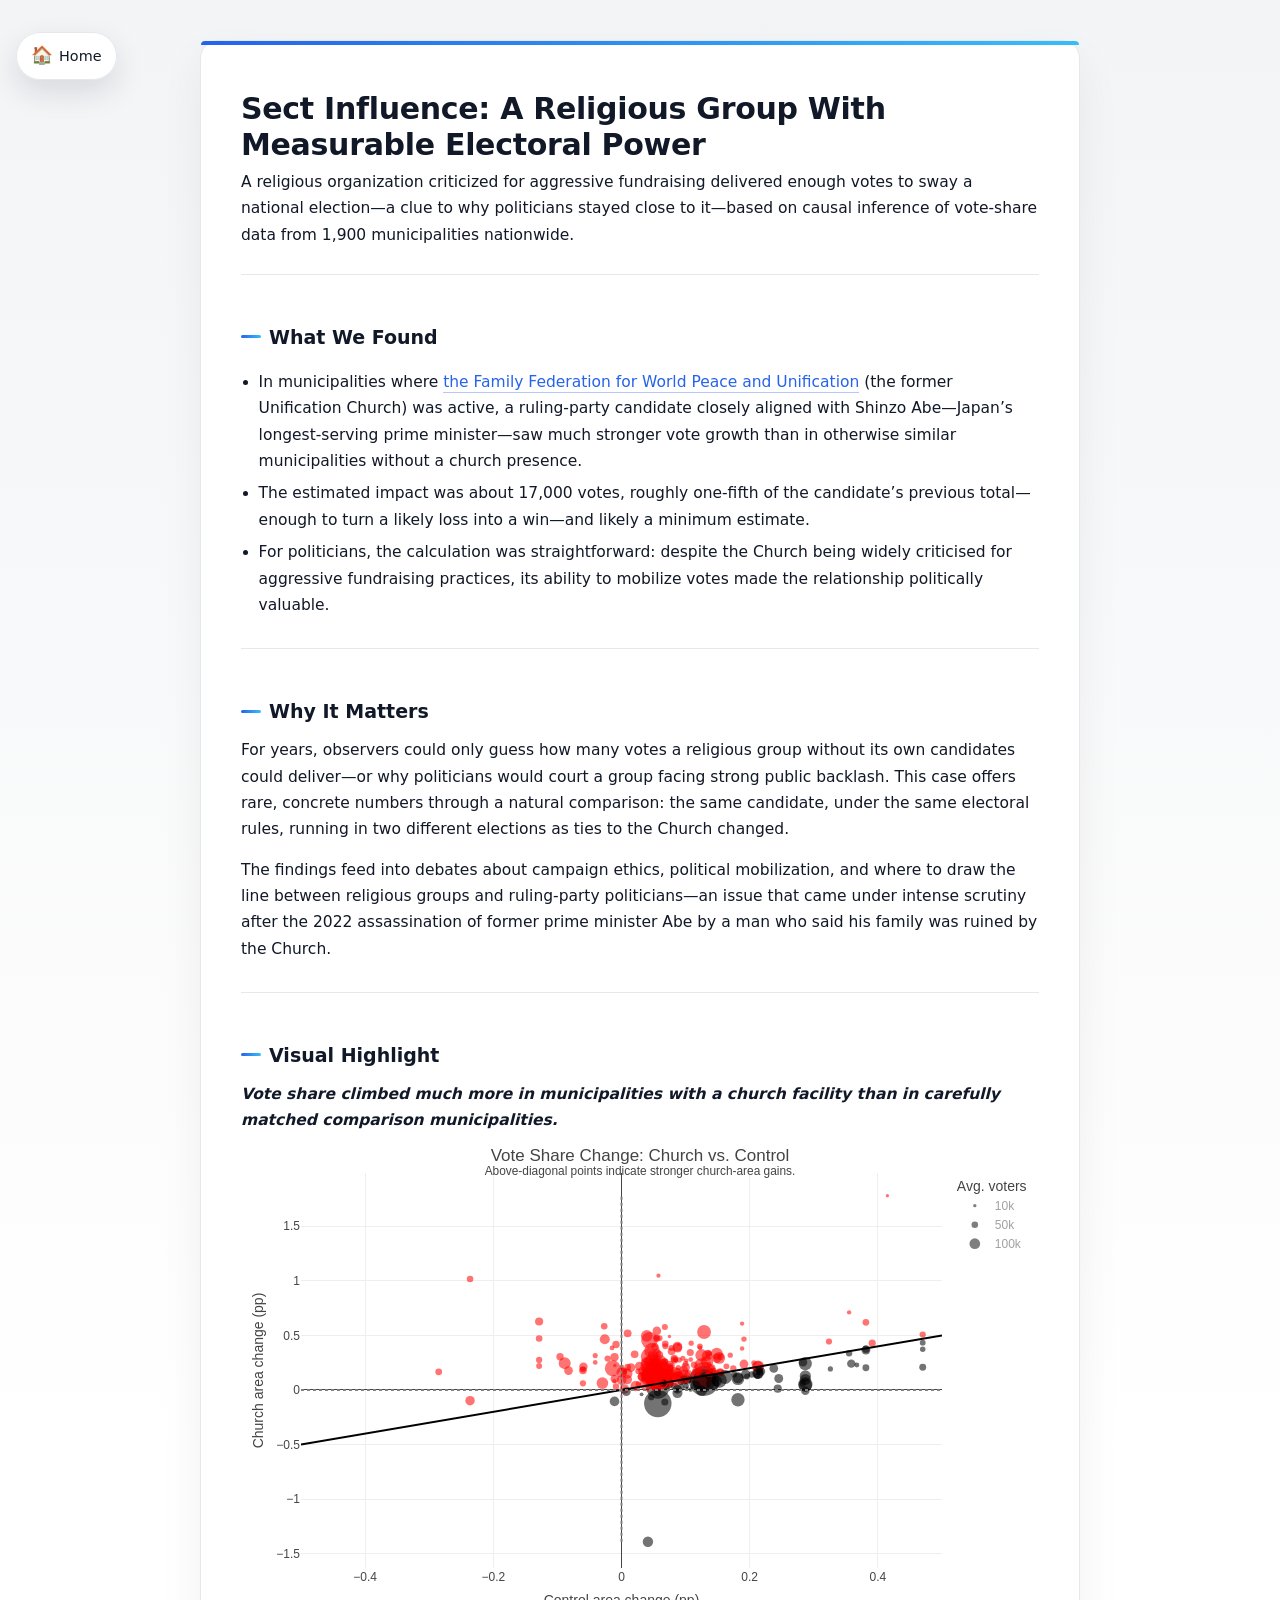
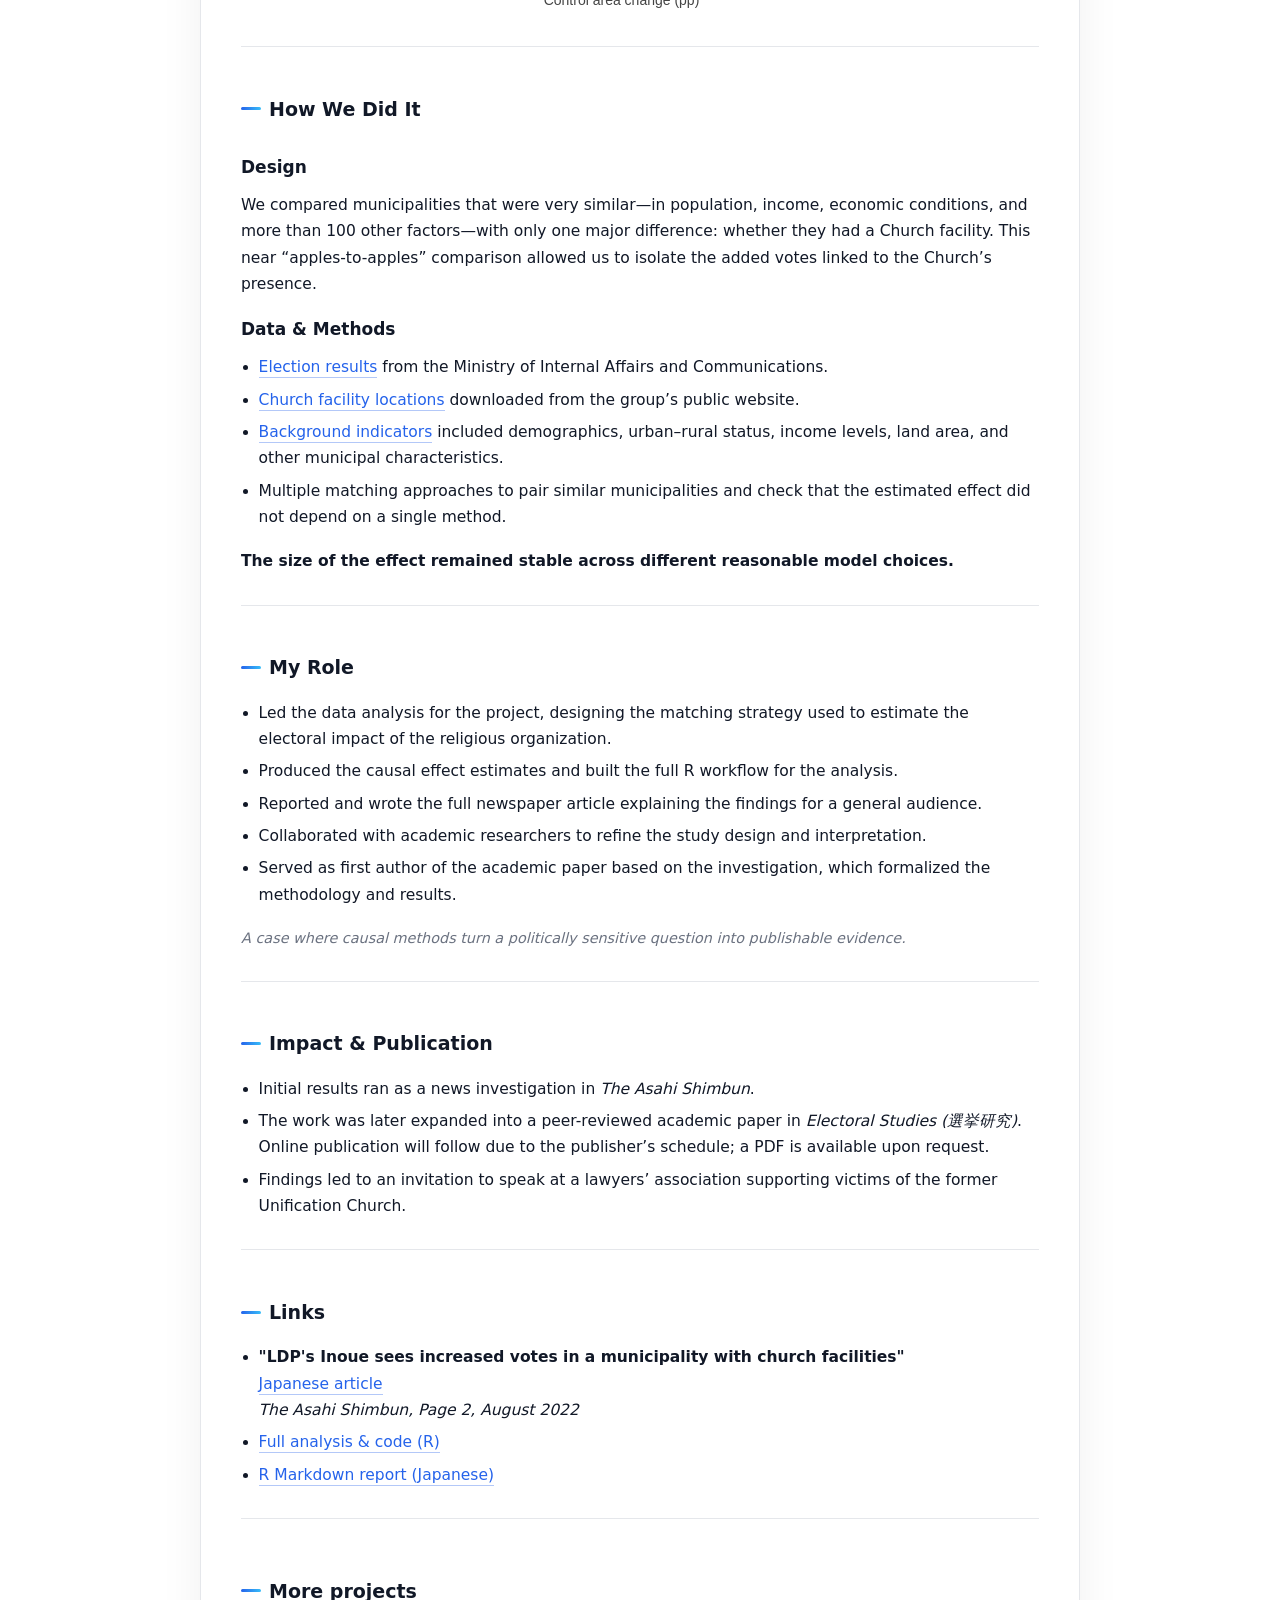
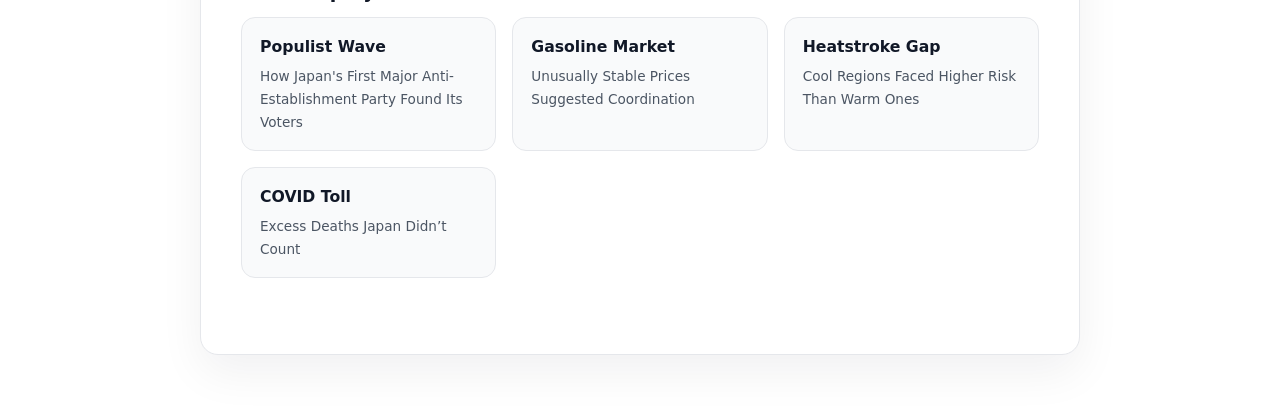
<file: docs/uc_inoue/index.html>
<!DOCTYPE html>
<html lang="en">
<head>
  <meta charset="UTF-8">
  <title>Sect Influence: A Religious Group With Measurable Electoral Power</title>
  <meta name="viewport" content="width=device-width, initial-scale=1">
  <link rel="stylesheet" href="../style.css">

  <meta name="description" content="A causal analysis estimates how the presence of a religious organization affected vote share in Japanese municipalities.">
  
  <meta property="og:type" content="article">
  <meta property="og:title" content="A Religious Group With Measurable Electoral Power">
  <meta property="og:description" content="A causal analysis estimates how the presence of a religious organization affected vote share in Japanese municipalities.">
  <meta property="og:image" content="https://ryomakom-en.github.io/portfolio/uc_inoue/vote_share_change.png">
  <meta property="og:url" content="https://ryomakom-en.github.io/portfolio/uc_inoue/">
  <meta name="twitter:card" content="summary_large_image">
  <meta name="twitter:title" content="A Religious Group With Measurable Electoral Power">
  <meta name="twitter:description" content="A causal analysis estimates how the presence of a religious organization affected vote share in Japanese municipalities.">
  <meta name="twitter:image" content="https://ryomakom-en.github.io/portfolio/uc_inoue/vote_share_change.png">

</head>
<body>

<a href="https://ryomakom-en.github.io/about_me/" class="back-home" aria-label="Back to home">
  <span class="back-home__icon">🏠</span>
  <span class="back-home__label">Home</span>
</a>

<div class="page-shell">
  <article class="case-card">

    <h1>Sect Influence: A Religious Group With Measurable Electoral Power</h1>
    <p>
      A religious organization criticized for aggressive fundraising delivered enough votes
      to sway a national election—a clue to why politicians stayed close to it—based on causal
      inference of vote-share data from 1,900 municipalities nationwide.
    </p>

    <hr>

    <!-- 2. What we found -->
    <section class="section fade-in">
      <h2 class="section-heading">What We Found</h2>
      <ul>
        <li>
          In municipalities where
          <a href="https://familyfed.org/" target="_blank" rel="noopener noreferrer">
            the Family Federation for World Peace and Unification</a>
          (the former Unification Church) was active, a ruling-party candidate closely aligned
          with Shinzo Abe—Japan’s longest-serving prime minister—saw much stronger vote growth
          than in otherwise similar municipalities without a church presence.
        </li>
        <li>
          The estimated impact was about 17,000 votes, roughly one-fifth of the candidate’s previous total—enough
          to turn a likely loss into a win—and likely a minimum estimate.
        </li>
        <li>
          For politicians, the calculation was straightforward: despite the Church being widely criticised for
          aggressive fundraising practices, its ability to mobilize votes made the relationship
          politically valuable.
        </li>
      </ul>
    </section>

    <hr>

    <!-- 3. Why it matters -->
    <section class="section fade-in">
      <h2 class="section-heading">Why It Matters</h2>
      <p>
        For years, observers could only guess how many votes a religious group without its own candidates could
        deliver—or why politicians would court a group facing strong public backlash. This case offers rare,
        concrete numbers through a natural comparison: the same candidate, under the same electoral rules,
        running in two different elections as ties to the Church changed.
      </p>
      <p>
        The findings feed into debates about campaign ethics, political mobilization, and where to draw the
        line between religious groups and ruling-party politicians—an issue that came under intense scrutiny
        after the 2022 assassination of former prime minister Abe by a man who said his family was ruined by
        the Church.
      </p>
    </section>

    <hr>

    <!-- 4. Visual highlight -->
    <section class="section fade-in">
      <h2 class="section-heading">Visual Highlight</h2>
      <p><em><strong>Vote share climbed much more in municipalities with a
        church facility than in carefully matched comparison municipalities.</strong></em></p>

      <iframe
        src="vote_share_change.html"
        title="Interactive chart: vote share change in municipalities with and
        without church facilities"
        width="100%"
        height="460"
        style="border:none;"
        loading="lazy">
        <img src="vote_share_change.png"
          alt="Vote share differences in municipalities with and without church
          facilities"
          style="max-width:100%;">
      </iframe>

    </section>

    <hr>

    <!-- 5. How we did it -->
    <section class="section fade-in">
      <h2 class="section-heading">How We Did It</h2>

      <h3>Design</h3>
      <p>
        We compared municipalities that were very similar—in population, income, economic conditions, and
        more than 100 other factors—with only one major difference: whether they had a Church facility.
        This near “apples-to-apples” comparison allowed us to isolate the added votes linked to the Church’s
        presence.
      </p>

      <h3>Data &amp; Methods</h3>
      <ul>
        <li><a href="https://www.soumu.go.jp/senkyo/senkyo_s/data/sangiin/ichiran.html" target="_blank" rel="noopener noreferrer">
          Election results</a>
          from the Ministry of Internal Affairs and Communications.</li>
        <li><a href="https://ffwpu.jp/admission/church/nearest" target="_blank" rel="noopener noreferrer">
          Church facility locations</a>
          downloaded from the group’s public website.</li>
        <li><a href="https://www.stat.go.jp/data/ssds/index.html" target="_blank" rel="noopener noreferrer">
          Background indicators</a>
          included demographics, urban–rural status, income levels,
          land area, and other municipal characteristics.</li>
        <li>Multiple matching approaches to pair similar municipalities and check that the
          estimated effect did not depend on a single method.</li>
      </ul>

      <p><strong>The size of the effect remained stable across different reasonable model choices.</strong></p>
    </section>

    <hr>

    <!-- 6. My Role -->
    <section class="section fade-in">
      <h2 class="section-heading">My Role</h2>
      <ul>
        <li>Led the data analysis for the project, designing the matching strategy used to estimate the electoral impact of the religious organization.</li>
        <li>Produced the causal effect estimates and built the full R workflow for the analysis.</li>
        <li>Reported and wrote the full newspaper article explaining the findings for a general audience.</li>
        <li>Collaborated with academic researchers to refine the study design and interpretation.</li>
        <li>Served as first author of the academic paper based on the investigation, which formalized the methodology and results.</li>
      </ul>
      <p class="role-note">
        <em>A case where causal methods turn a politically sensitive question into publishable evidence.</em>
      </p>
    </section>

    <hr>

    <!-- 7. Impact -->
    <section class="section fade-in">
      <h2 class="section-heading">Impact &amp; Publication</h2>
      <ul>
        <li>Initial results ran as a news investigation in <em>The Asahi Shimbun</em>.</li>
        <li>The work was later expanded into a peer-reviewed academic paper in <em>Electoral Studies (選挙研究)</em>.
          Online publication will follow due to the publisher’s schedule; a PDF is available upon request.</li>
        <li>Findings led to an invitation to speak at a lawyers’ association supporting victims of the former
          Unification Church.</li>
      </ul>
    </section>

    <hr>

    <!-- 8. Links -->
    <section class="section links-section fade-in">
      <h2 class="section-heading">Links</h2>

      <ul>
        <li>
          <strong>"LDP's Inoue sees increased votes in a municipality with church facilities"</strong><br>
          <a href="https://digital.asahi.com/articles/ASQ8K7VY0Q8CULEI001.html" target="_blank" rel="noopener noreferrer">Japanese article</a><br>
          <em>The Asahi Shimbun, Page 2, August 2022</em>
        </li>
        <li>
          <a href="https://ryomakom.github.io/UC_inoue2/" target="_blank" rel="noopener noreferrer">Full analysis &amp; code (R)</a>
        </li>
        <li>
          <a href="https://github.com/ryomakom/UC_inoue2" target="_blank" rel="noopener noreferrer">R Markdown report (Japanese)</a>
        </li>
      </ul>
    </section>


    <hr>

<!-- 9. More -->
    <section class="section more-projects fade-in">
      <h2 class="section-heading">More projects</h2>
      <div class="project-grid">
        <a class="project-card" href="../online_sentiment/">
          <div class="project-card-title">Populist Wave</div>
          <div class="project-card-tagline">How Japan's First Major Anti-Establishment Party Found Its Voters</div>
        </a>
        <a class="project-card" href="../gasoline/">
          <div class="project-card-title">Gasoline Market</div>
          <div class="project-card-tagline">Unusually Stable Prices Suggested Coordination</div>
        </a>
        <a class="project-card" href="../heat_stroke/">
          <div class="project-card-title">Heatstroke Gap</div>
          <div class="project-card-tagline">Cool Regions Faced Higher Risk Than Warm Ones</div>
        </a>
        <a class="project-card" href="../excess_mortality/">
          <div class="project-card-title">COVID Toll</div>
          <div class="project-card-tagline">Excess Deaths Japan Didn’t Count </div>
        </a>
      </div>
    </section>

  </article>
</div>
<script>
  document.addEventListener('DOMContentLoaded', () => {
    // 監視機能（Intersection Observer）を作成
    const observer = new IntersectionObserver((entries) => {
      entries.forEach(entry => {
        // 画面に入ったら
        if (entry.isIntersecting) {
          // visibleクラスを追加して表示させる
          entry.target.classList.add('visible');
          // 一度表示したら監視をやめる（負荷軽減）
          observer.unobserve(entry.target);
        }
      });
    });

    // すべての fade-in 要素を監視対象に登録
    document.querySelectorAll('.fade-in').forEach(el => {
      observer.observe(el);
    });
  });
</script>
</body>
</html>
</file>
<file: docs/style.css>
/* ===== Global Layout ===== */
body {
  font-family: system-ui, -apple-system, BlinkMacSystemFont, "Segoe UI", sans-serif;
  background: linear-gradient(180deg, #f3f4f6 0%, #ffffff 40%);
  color: #111827;
  line-height: 1.7;
  margin: 0;
  padding: 40px 16px 60px;
}

.page-shell {
  max-width: 880px;
  margin: 0 auto;
}

/* Main container card */
.case-card {
  position: relative;
  background: #ffffff;
  border-radius: 18px;
  border: 1px solid #e5e7eb;
  box-shadow: 0 18px 45px rgba(15, 23, 42, 0.06);
  padding: 32px 24px 40px;
}

@media (min-width: 768px) {
  .case-card {
    padding: 40px 40px 46px;
  }
}

/* Accent bar on top */
.case-card::before {
  content: "";
  position: absolute;
  inset: 0 0 auto 0;
  height: 4px;
  border-radius: 18px 18px 0 0;
  background: linear-gradient(90deg, #2563eb, #38bdf8);
}

/* ===== Typography ===== */
h1 {
  font-size: clamp(26px, 3vw, 30px);
  margin: 10px 0 6px;
  line-height: 1.2;
  letter-spacing: -0.01em;
}

.subtitle {
  color: #6b7280;
  font-size: 14px;
  font-style: italic;
  margin-bottom: 22px;
}

hr {
  border: none;
  border-top: 1px solid #e5e7eb;
  margin: 26px 0;
}

.section {
  margin: 30px 0;
}

.section-heading {
  font-size: 19px;
  font-weight: 600;
  margin-bottom: 10px;
  display: inline-flex;
  align-items: center;
  gap: 8px;
}

.section-heading::before {
  content: "";
  width: 20px;
  height: 3px;
  border-radius: 999px;
  background: linear-gradient(90deg, #2563eb, #38bdf8);
}

h3 {
  margin: 18px 0 10px;
  font-size: 17px;
  font-weight: 600;
}

p {
  margin: 0 0 14px;
  font-size: 15.5px;
  color: #111827;
}

ul {
  padding-left: 1.1rem;
  margin: 6px 0 18px;
}

li {
  margin-bottom: 6px;
  font-size: 15.5px;
}

strong {
  font-weight: 600;
}

/* ===== Flourish / Image blocks ===== */
.flourish-block {
  background: #f9fafb;
  border: 1px solid #e5e7eb;
  border-left: 4px solid #2563eb;
  border-radius: 10px;
  padding: 14px 16px 18px;
  margin: 18px 0;
}

.flourish-note {
  font-size: 14px;
  color: #4b5563;
  margin-bottom: 6px;
}

/* 中身をカード幅いっぱいにする */
.flourish-container {
  width: 100%;
  max-width: 100%;
  margin: 0;
}

/* 画像を入れる場合 */
.flourish-container img {
  width: 100%;
  height: auto;
  border-radius: 8px;
  border: 1px solid #e5e7eb;
}

/* ---- Image size control ---- */
.case-card img {
  max-width: 100%;
  width: 100%;
  height: auto;
  display: block;
  margin: 16px auto;
  border-radius: 8px;
  border: 1px solid #e5e7eb;
}

/* ---- Table styling (grid layout) ---- */
table {
  width: 100%;
  border-collapse: collapse;
  margin: 18px 0;
  font-size: 15px;
}

table th,
table td {
  border: 1px solid #d1d5db;   /* ← 格子の色 */
  padding: 8px 10px;
  text-align: left;
}

table th {
  background: #f3f4f6;          /* ヘッダーを薄グレーで強調 */
  font-weight: 600;
}

/* ============================
   Responsive Flourish Embeds
   ============================ */
.flourish-container,
.flourish-embed {
  width: 100% !important;
  max-width: 100% !important;
}

/* Flourish埋め込み専用。ほかのiframeには影響させない */
.flourish-embed iframe,
.flourish-embed object {
  width: 100% !important;
  max-width: 100%;
  aspect-ratio: 16 / 9;   /* 画面比率を維持しつつ縮む */
  height: auto;
  border: none;
}

/* スマホではグラフを「ほぼ全幅」に広げる */
@media (max-width: 600px) {
  /* 必要ならカードの左右パディングをそのままに */
  .case-card {
    padding-left: 24px;
    padding-right: 24px;
  }

  /* Flourishブロックだけパディングを食い破ってフルブリード風に */
  .case-card .flourish-block {
    margin-left: -24px;
    margin-right: -24px;
    border-radius: 0;
    border-left-width: 0;   /* 左の青いバーを消したい場合 */
    border-right-width: 0;
  }

  .case-card .flourish-block .flourish-container {
    padding-left: 0;
    padding-right: 0;
  }
}

.role-note {
  margin-top: 0.5rem;
  font-size: 0.9em;
  color: #6b7280;
}

/* ===== Links ===== */
a {
  color: #2563eb;
  text-decoration: none;
  border-bottom: 1px solid rgba(37, 99, 235, 0.35);
  padding-bottom: 1px;
}

a:hover {
  border-bottom-color: rgba(37, 99, 235, 0.8);
}

.back-home {
  display: inline-block;
  margin: 16px 0 24px;
  padding: 8px 14px;
  background: #2563eb;
  color: #fff;
  border-radius: 6px;
  text-decoration: none;
  font-size: 0.95rem;
  transition: 0.2s;
}

.back-home:hover {
  background: #1d4ed8;
  transform: translateY(-1px);
}

/* ===== Homeボタン（アイコン付き・左上固定） ===== */
.back-home {
  position: fixed;
  top: 16px;
  left: 16px;
  z-index: 1000;
  display: inline-flex;
  align-items: center;
  gap: 6px;
  padding: 8px 14px;
  border-radius: 999px;
  background: rgba(255, 255, 255, 0.95);
  border: 1px solid #e5e7eb;
  text-decoration: none;
  font-size: 0.9rem;
  color: #111827;
  box-shadow: 0 12px 30px rgba(15, 23, 42, 0.12);
  backdrop-filter: blur(8px);
}

.back-home__icon {
  font-size: 1.1rem;
}

.back-home__label {
  font-weight: 500;
}

/* モバイルでは少し小さく＆内側に */
@media (max-width: 640px) {
  .back-home {
    top: 10px;
    left: 10px;
    padding: 6px 10px;
    font-size: 0.85rem;
    box-shadow: 0 8px 20px rgba(15, 23, 42, 0.1);
  }
}

/* ===== スクロール時のフェードイン ===== */
.fade-in {
  opacity: 0;
  transform: translateY(12px);
  transition: opacity 0.5s ease, transform 0.5s ease;
}

.fade-in.visible {
  opacity: 1;
  transform: translateY(0);
}

/* ===== More projects グリッド ===== */
.more-projects {
  margin-top: 40px;
}

.project-grid {
  display: grid;
  grid-template-columns: minmax(0, 1fr);
  gap: 16px;
}

.project-card {
  display: block;
  padding: 16px 18px;
  border-radius: 14px;
  border: 1px solid #e5e7eb;
  background: #f9fafb;
  text-decoration: none;
  color: inherit;
  transition: transform 0.18s ease, box-shadow 0.18s ease, border-color 0.18s ease;
}

.project-card-title {
  font-weight: 600;
  font-size: 0.98rem;
  margin-bottom: 4px;
}

.project-card-tagline {
  font-size: 0.85rem;
  color: #4b5563;
}

/* ホバー時のカード効果（PC） */
@media (hover: hover) and (pointer: fine) {
  .project-card:hover {
    transform: translateY(-2px);
    box-shadow: 0 14px 35px rgba(15, 23, 42, 0.12);
    border-color: #d1d5db;
  }
}

/* 幅が広いときは2〜3列表示 */
@media (min-width: 720px) {
  .project-grid {
    grid-template-columns: repeat(3, minmax(0, 1fr));
  }
}

/* Visual Highlight map: fill the white card on mobile (no overflow) */
@media (max-width: 600px) {
  /* カードの内側padding(24px)だけ打ち消して、白い領域の中に収める */
  .case-card figure.full-bleed {
    margin-left: -24px;
    margin-right: -24px;
  }

  /* 既存の .case-card img { margin:16px auto; } を上書き */
  .case-card figure.full-bleed img {
    width: 100%;
    max-width: 100%;
    margin: 16px 0;     /* 左右autoを消す */
    border-radius: 0;  /* 端まで行くなら角丸なしが自然（好みで） */
  }

  /* キャプションはカード内側の余白に戻す（任意） */
  .case-card figure.full-bleed figcaption {
    margin-left: 24px;
    margin-right: 24px;
  }
}
</file>
